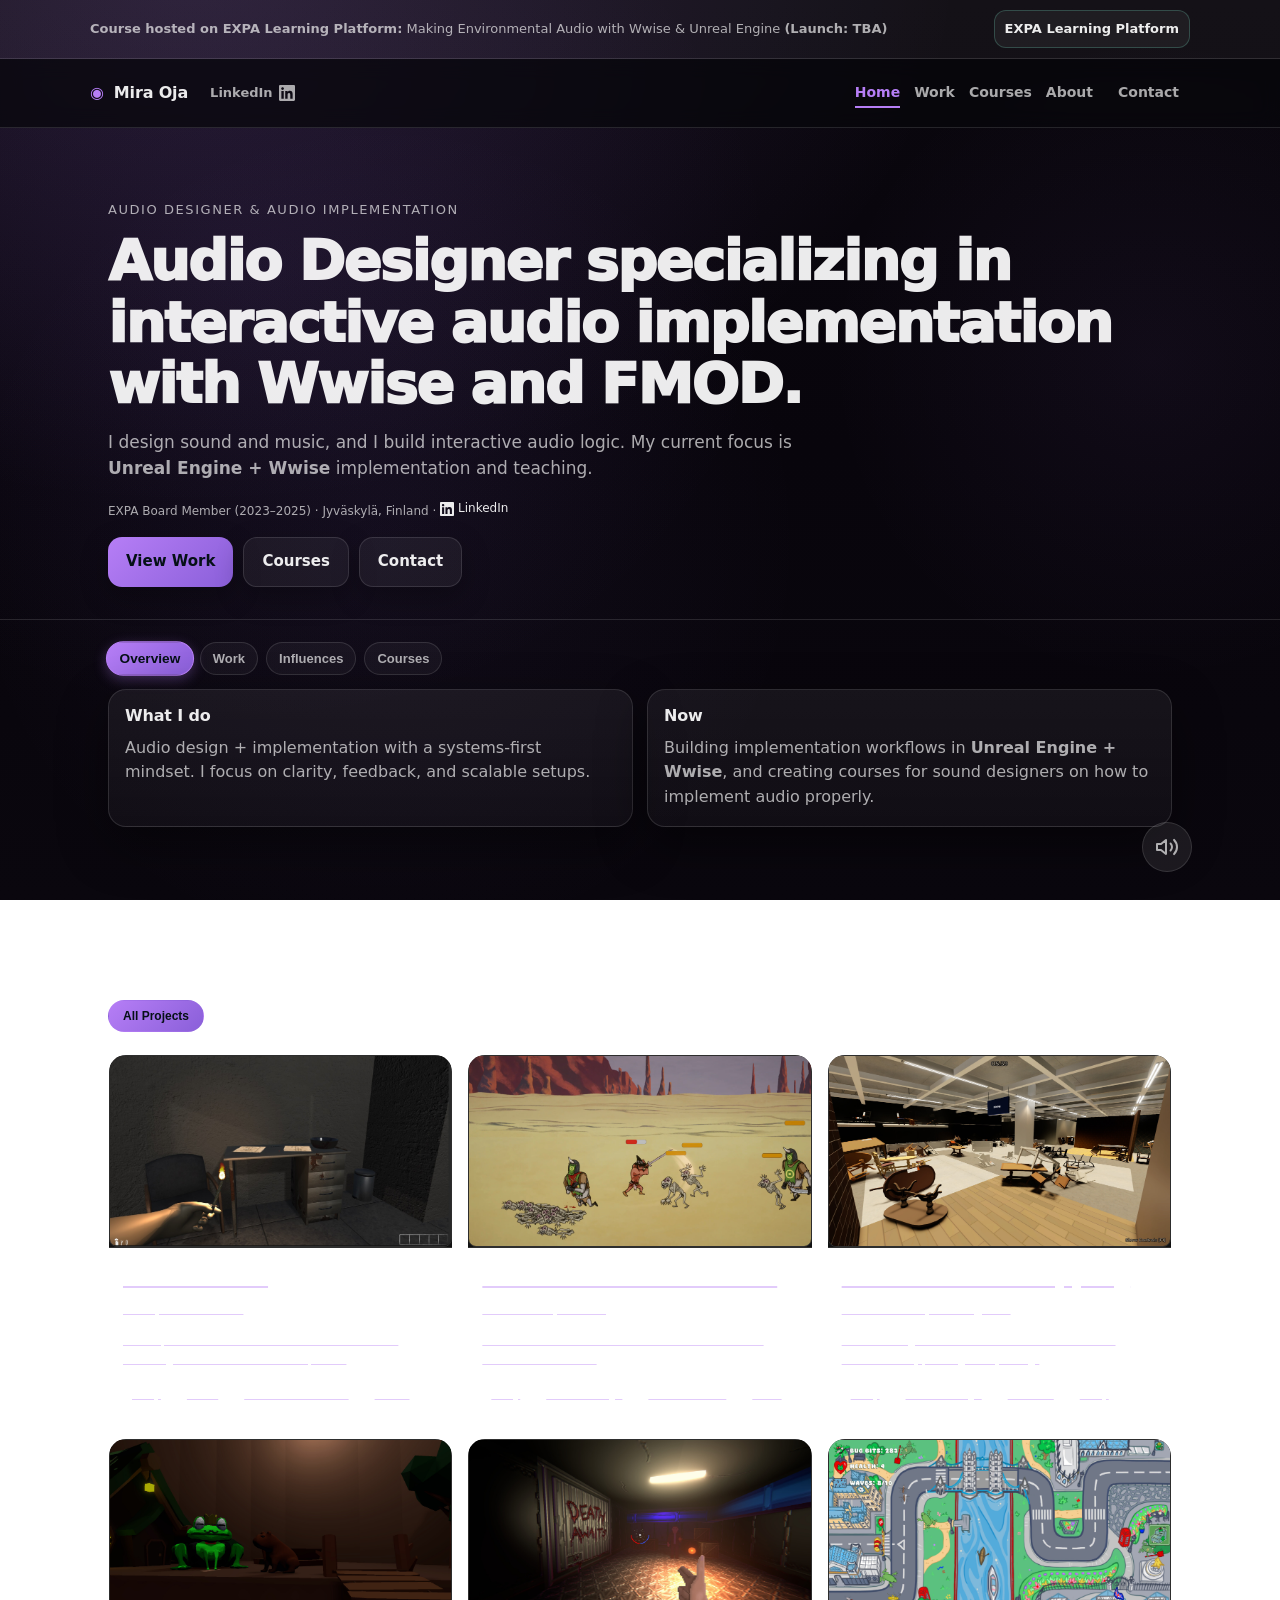
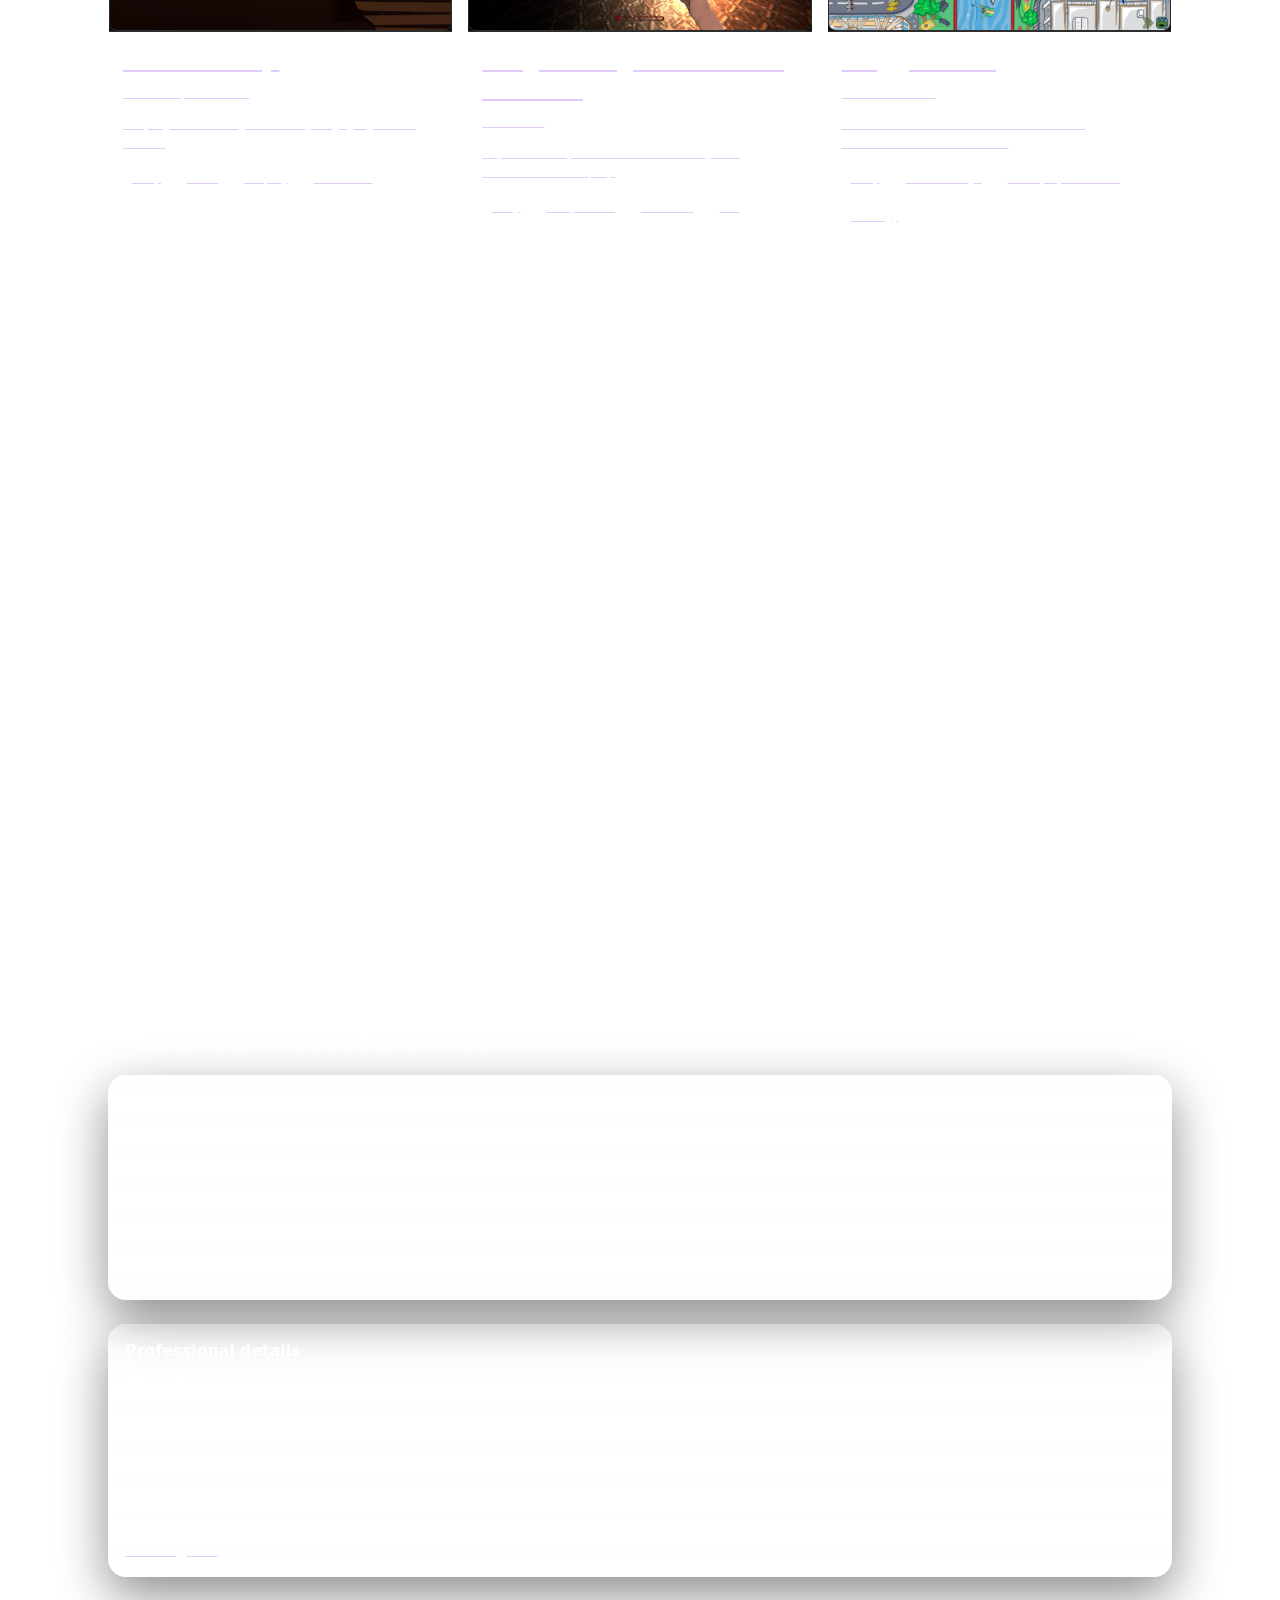
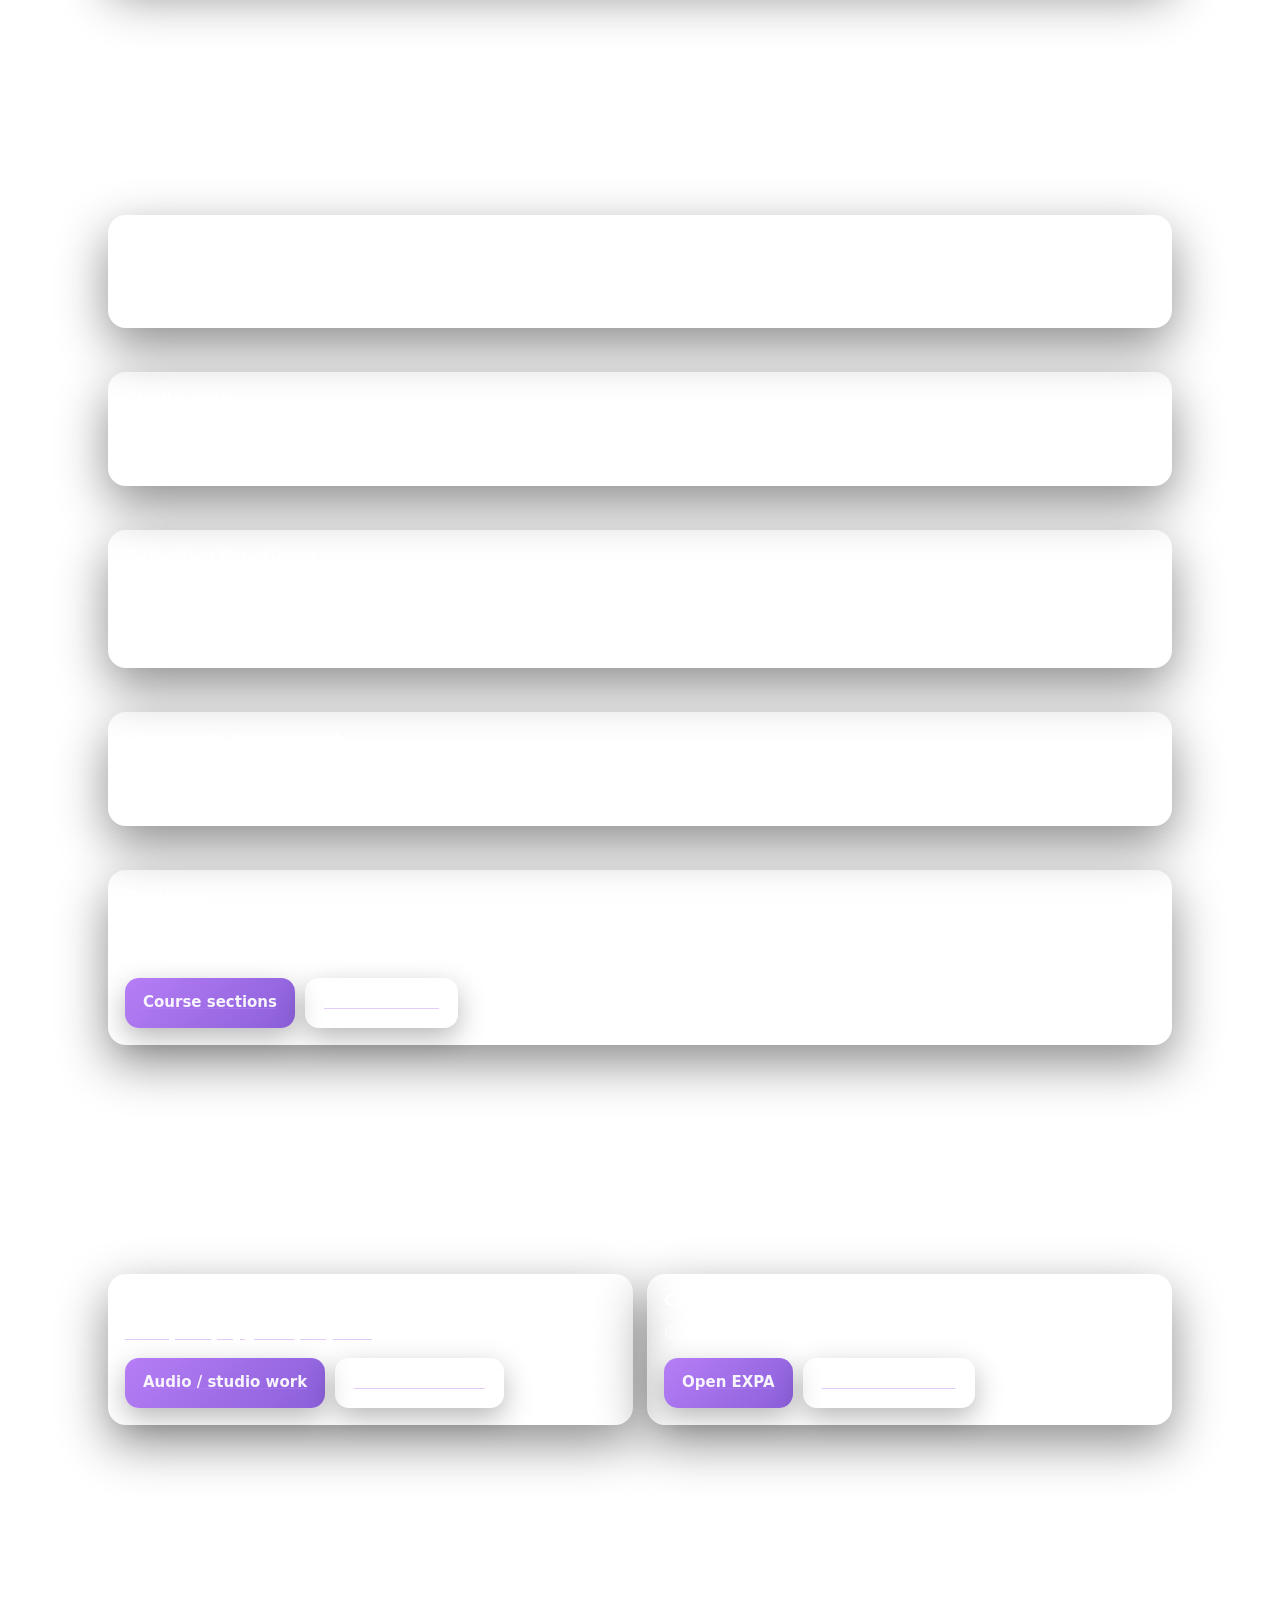
<file: index.html>
<!doctype html>
<html lang="en">
<head>
  <meta charset="utf-8" />
  <meta name="viewport" content="width=device-width, initial-scale=1" />
  <link rel="icon" type="image/x-icon" href="favicon.ico">
  <title>Mira Oja — Audio Designer & Audio Implementation</title>
  <meta name="description" content="Mira Oja — Audio Designer & Audio Implementation. School game projects on Steam (Unity) and current focus on Unreal + Wwise. Courses hosted on EXPA." />
  
  <!-- Open Graph / Social Media -->
  <meta property="og:type" content="website" />
  <meta property="og:title" content="Mira Oja — Audio Designer & Audio Implementation" />
  <meta property="og:description" content="Game audio designer specializing in Unreal Engine + Wwise implementation. Foley recording, ambient music composition, and interactive audio systems." />
  <meta property="og:image" content="https://yoursite.com/Assets/headers/header-13candles.jpg" />
  <meta name="twitter:card" content="summary_large_image" />
  <meta name="twitter:title" content="Mira Oja — Audio Designer" />
  <meta name="twitter:description" content="Game audio designer specializing in Unreal Engine + Wwise implementation." />
  
  <!-- Preload critical assets -->
  <link rel="preload" href="styles.css" as="style">
  
  <link rel="stylesheet" href="styles.css" />
  
  <!-- Schema.org structured data -->
  <script type="application/ld+json">
  {
    "@context": "https://schema.org",
    "@type": "Person",
    "name": "Mira Oja",
    "jobTitle": "Audio Designer & Audio Implementation",
    "description": "Game audio designer specializing in Unreal Engine + Wwise implementation, foley recording, and ambient music composition.",
    "url": "https://yoursite.com",
    "sameAs": [
      "https://www.linkedin.com/in/mira-oja-4071921bb/",
      "https://dreamlakes1.bandcamp.com",
      "https://www.expa.fi"
    ],
    "address": {
      "@type": "PostalAddress",
      "addressLocality": "Jyväskylä",
      "addressCountry": "Finland"
    },
    "alumniOf": {
      "@type": "EducationalOrganization",
      "name": "JAMK University of Applied Sciences"
    },
    "knowsAbout": [
      "Audio Design",
      "Audio Implementation",
      "Unreal Engine",
      "Wwise",
      "FMOD",
      "Unity",
      "Foley Recording",
      "Ambient Music Composition",
      "Game Audio"
    ]
  }
  </script>
</head>

<body id="top">
  <div class="scroll-progress"></div>
  <button class="back-to-top" aria-label="Back to top" title="Back to top">
    <svg width="20" height="20" viewBox="0 0 20 20" fill="none" xmlns="http://www.w3.org/2000/svg">
      <path d="M10 4L10 16M10 4L4 10M10 4L16 10" stroke="currentColor" stroke-width="2" stroke-linecap="round" stroke-linejoin="round"/>
    </svg>
  </button>
  <button class="audio-toggle" aria-label="Toggle ambient audio" title="Toggle ambient audio">
    <svg class="audio-icon audio-on" width="24" height="24" viewBox="0 0 24 24" fill="none" xmlns="http://www.w3.org/2000/svg">
      <path d="M11 5L6 9H2V15H6L11 19V5Z" stroke="currentColor" stroke-width="2" stroke-linecap="round" stroke-linejoin="round"/>
      <path d="M15.54 8.46C16.4774 9.39764 17.0039 10.6692 17.0039 11.995C17.0039 13.3208 16.4774 14.5924 15.54 15.53" stroke="currentColor" stroke-width="2" stroke-linecap="round" stroke-linejoin="round"/>
      <path d="M19.07 4.93C20.9447 6.80528 21.9979 9.34836 21.9979 12C21.9979 14.6516 20.9447 17.1947 19.07 19.07" stroke="currentColor" stroke-width="2" stroke-linecap="round" stroke-linejoin="round"/>
    </svg>
    <svg class="audio-icon audio-off" width="24" height="24" viewBox="0 0 24 24" fill="none" xmlns="http://www.w3.org/2000/svg" style="display:none;">
      <path d="M11 5L6 9H2V15H6L11 19V5Z" stroke="currentColor" stroke-width="2" stroke-linecap="round" stroke-linejoin="round"/>
      <line x1="23" y1="9" x2="17" y2="15" stroke="currentColor" stroke-width="2" stroke-linecap="round"/>
      <line x1="17" y1="9" x2="23" y2="15" stroke="currentColor" stroke-width="2" stroke-linecap="round"/>
    </svg>
    <div class="volume-slider">
      <input type="range" min="0" max="100" value="30" class="volume-control" aria-label="Volume control">
    </div>
  </button>
  <a class="skip-link" href="#main">Skip to content</a>

  <div class="announce">
    <div class="container announce-inner">
      <p>
        <strong>Course hosted on EXPA Learning Platform:</strong>
        Making Environmental Audio with Wwise & Unreal Engine <strong>(Launch: TBA)</strong>
      </p>
      <a class="announce-link" href="https://expa.learnworlds.com" target="_blank" rel="noopener">
        EXPA Learning Platform
      </a>
    </div>
  </div>

  <header class="site-header">
    <div class="container header-inner">
      <div class="brand-with-linkedin">
        <a class="brand" href="#top" aria-label="Home">
          <span class="brand-mark" aria-hidden="true">◉</span>
          <span class="brand-text">Mira Oja</span>
        </a>
        <a href="https://www.linkedin.com/in/mira-oja-4071921bb/" target="_blank" rel="noopener" class="header-linkedin" aria-label="LinkedIn Profile" title="LinkedIn Profile">
          LinkedIn
          <svg width="16" height="16" viewBox="0 0 24 24" fill="currentColor" xmlns="http://www.w3.org/2000/svg">
            <path d="M20.447 20.452h-3.554v-5.569c0-1.328-.027-3.037-1.852-3.037-1.853 0-2.136 1.445-2.136 2.939v5.667H9.351V9h3.414v1.561h.046c.477-.9 1.637-1.85 3.37-1.85 3.601 0 4.267 2.37 4.267 5.455v6.286zM5.337 7.433c-1.144 0-2.063-.926-2.063-2.065 0-1.138.92-2.063 2.063-2.063 1.14 0 2.064.925 2.064 2.063 0 1.139-.925 2.065-2.064 2.065zm1.782 13.019H3.555V9h3.564v11.452zM22.225 0H1.771C.792 0 0 .774 0 1.729v20.542C0 23.227.792 24 1.771 24h20.451C23.2 24 24 23.227 24 22.271V1.729C24 .774 23.2 0 22.222 0h.003z"/>
          </svg>
        </a>
      </div>
      <nav class="nav" aria-label="Primary">
        <a class="active" href="index.html">Home</a>
        <a href="work.html">Work</a>
        <a href="courses.html">Courses</a>
        <a href="about.html">About</a>
        <a class="nav-cta" href="contact.html">Contact</a>
      </nav>
    </div>
  </header>

  <main id="main">
    <section class="hero reveal">
      <div class="container">
        <p class="eyebrow">Audio Designer & Audio Implementation</p>
        <h1>Audio Designer specializing in interactive audio implementation with Wwise and FMOD.</h1>
        <p class="lede">
          I design sound and music, and I build interactive audio logic.
          My current focus is <strong>Unreal Engine + Wwise</strong> implementation and teaching.
        </p>

        <p class="small muted" style="margin:0 0 16px;">
          EXPA Board Member (2023–2025) · Jyväskylä, Finland ·
          <a href="https://www.linkedin.com/in/mira-oja-4071921bb/" target="_blank" rel="noopener" style="display:inline-flex;align-items:center;gap:4px;">
            <svg width="14" height="14" viewBox="0 0 24 24" fill="currentColor" xmlns="http://www.w3.org/2000/svg">
              <path d="M20.447 20.452h-3.554v-5.569c0-1.328-.027-3.037-1.852-3.037-1.853 0-2.136 1.445-2.136 2.939v5.667H9.351V9h3.414v1.561h.046c.477-.9 1.637-1.85 3.37-1.85 3.601 0 4.267 2.37 4.267 5.455v6.286zM5.337 7.433c-1.144 0-2.063-.926-2.063-2.065 0-1.138.92-2.063 2.063-2.063 1.14 0 2.064.925 2.064 2.063 0 1.139-.925 2.065-2.064 2.065zm1.782 13.019H3.555V9h3.564v11.452zM22.225 0H1.771C.792 0 0 .774 0 1.729v20.542C0 23.227.792 24 1.771 24h20.451C23.2 24 24 23.227 24 22.271V1.729C24 .774 23.2 0 22.222 0h.003z"/>
            </svg>
            LinkedIn
          </a>
        </p>

        <div class="hero-actions">
          <a class="button" href="work.html">View Work</a>
          <a class="button button-ghost" href="courses.html">Courses</a>
          <a class="button button-ghost" href="contact.html">Contact</a>
        </div>

        <!-- Removed hero highlight pills; moved to competencies on About page -->
      </div>
    </section>

    <!-- Tabs + Panels -->
    <section class="section-tight reveal" data-tabs data-default="panel-home-overview">
      <div class="container">
        <nav class="tabs" aria-label="Homepage sections">
          <button class="tab" data-panel="panel-home-overview" type="button">Overview</button>
          <button class="tab" data-panel="panel-home-work" type="button">Work</button>
          <button class="tab" data-panel="panel-home-influences" type="button">Influences</button>
          <button class="tab" data-panel="panel-home-courses" type="button">Courses</button>
        </nav>

        <div style="margin-top:14px;">
          <!-- Overview -->
          <div class="panel" id="panel-home-overview" hidden>
            <div class="grid grid-2">
              <div class="card">
                <h2 class="card-title">What I do</h2>
                <p class="muted">
                  Audio design + implementation with a systems-first mindset.
                  I focus on clarity, feedback, and scalable setups.
                </p>
              </div>

              <div class="card">
                <h2 class="card-title">Now</h2>
                <p class="muted">
                  Building implementation workflows in <strong>Unreal Engine + Wwise</strong>,
                  and creating courses for sound designers on how to implement audio properly.
                </p>
              </div>
            </div>
          </div>

          <!-- Work -->
          <div class="panel" id="panel-home-work" hidden>
            <div class="grid grid-3" data-stagger="90">
              <article class="work-card">
                <a class="work-card-link" href="https://store.steampowered.com/app/2200420/13_Candles/" target="_blank" rel="noopener">
                  <div class="thumb">
                    <img loading="lazy" src="Assets/headers/13-candles-header.jpg?v=2" alt="13 Candles – first-person horror game" width="1600" height="900">
                  </div>
                  <div class="work-card-body">
                    <h3>13 Candles</h3>
                    <p class="meta">Horror — music & environmental SFX</p>
                    <p class="muted small" style="margin:8px 0;">Audio team of 3 | 3-month project | Dark atmospheric soundscapes</p>
                    <p class="tags"><span>Unity</span><span>Music</span><span>Environmental SFX</span></p>
                  </div>
                </a>
              </article>

              <article class="work-card">
                <a class="work-card-link" href="https://store.steampowered.com/app/2700100/Last_Minute_Shopping/" target="_blank" rel="noopener">
                  <div class="thumb">
                    <img loading="lazy" src="Assets/headers/last-minute-shopping-header.jpg?v=2" alt="Last Minute Shopping – fast-paced first-person game" width="1600" height="900">
                  </div>
                  <div class="work-card-body">
                    <h3>Last Minute Shopping</h3>
                    <p class="meta">Chaotic first-person game — sound design & UI audio</p>
                    <p class="muted small" style="margin:8px 0;">Audio team of 2 | Fast-paced action audio | UI and feedback systems</p>
                    <p class="tags"><span>Unity</span><span>Sound Design</span><span>UI Audio</span></p>
                  </div>
                </a>
              </article>

              <article class="work-card">
                <a class="work-card-link" href="https://store.steampowered.com/app/2700120/Damaaz_the_Barbarian_Warlock/" target="_blank" rel="noopener">
                  <div class="thumb">
                    <img loading="lazy" src="Assets/headers/damaaz-header.jpg?v=2" alt="Damaaz the Barbarian – beat 'em up action game" width="1600" height="900">
                  </div>
                  <div class="work-card-body">
                    <h3>Damaaz the Barbarian</h3>
                    <p class="meta">Action — sound design & voice</p>
                    <p class="muted small" style="margin:8px 0;">Audio team of 3 | Combat audio systems | Voice acting & character sounds</p>
                    <p class="tags"><span>Unity</span><span>Combat Audio</span><span>Voice</span></p>
                  </div>
                </a>
              </article>
            </div>

            <div class="section-tight">
              <a class="button button-ghost" href="work.html">See all projects</a>
            </div>
          </div>

          <!-- Courses -->
          <div class="panel" id="panel-home-courses" hidden>
            <div class="section-head" style="margin-top:10px;">
              <h2>Courses (hosted on EXPA)</h2>
              <p>Course delivery is handled through EXPA. This site provides syllabus and updates.</p>
            </div>

            <div class="grid grid-2">
              <div class="card">
                <h2 class="card-title">Environmental Audio (Wwise + Unreal)</h2>
                <p class="muted">Environmental implementation systems. Launch: TBA.</p>
                <div class="hero-actions" style="margin-top:12px;">
                  <a class="button" href="https://expa.learnworlds.com/courses" target="_blank" rel="noopener">View on EXPA</a>
                  <a class="button button-ghost" href="course_enviromental_audio.html">Syllabus</a>
                </div>
              </div>

              <div class="card">
                <h2 class="card-title">MetaSound for Game Audio</h2>
                <p class="muted">Planned MetaSound course. Launch: TBA.</p>
                <div class="hero-actions" style="margin-top:12px;">
                  <a class="button" href="https://expa.learnworlds.com/courses" target="_blank" rel="noopener">View on EXPA</a>
                  <a class="button button-ghost" href="course-metasound.html">Details</a>
                </div>
              </div>
            </div>

            <div class="section-tight">
              <a class="button button-ghost" href="courses.html">All courses</a>
            </div>
          </div>

          <!-- Influences -->
          <div class="panel" id="panel-home-influences" hidden>
            <div class="grid grid-2">
              <div class="card">
                <h2 class="card-title">Favorite Games</h2>
                <ul class="bullets">
                  <li>Skyrim</li>
                  <li>Path of Exile 1 & 2</li>
                </ul>
              </div>
              <div class="card">
                <h2 class="card-title">Music Inspirations</h2>
                <ul class="bullets">
                  <li>Lustmord</li>
                  <li>Apochryos</li>
                  <li>Atrium Carceri</li>
                </ul>
              </div>
            </div>
          </div>

        </div>
      </div>
    </section>

    <!-- Work (full section) -->
    <section id="work" class="section reveal anchor-target">
      <div class="container">
        <div class="section-head">
          <h2>Work</h2>
          <p>School game projects released on Steam. Developed in <strong>Unity</strong>.</p>
        </div>

        <!-- Project filter -->
        <div class="filter-row" role="toolbar" aria-label="Filter projects by genre">
          <button class="filter-pill active" data-filter="all">All Projects</button>
          <button class="filter-pill" data-filter="horror">Horror</button>
          <button class="filter-pill" data-filter="action">Action</button>
          <button class="filter-pill" data-filter="shooter">Shooter</button>
          <button class="filter-pill" data-filter="platformer">Platformer</button>
        </div>

        <div class="grid grid-3" data-stagger="90">
          <article class="work-card" data-category="horror">
            <a class="work-card-link" href="https://store.steampowered.com/app/2200420/13_Candles/" target="_blank" rel="noopener">
              <div class="thumb"><img loading="lazy" src="Assets/work/13-candles-gameplay.jpg" alt="13 Candles gameplay screenshot showing first-person horror environment" width="800" height="600"></div>
              <div class="work-card-body">
                <h3>13 Candles</h3>
                <p class="meta">First-person horror</p>
                <p class="muted small">Music plus environmental and interaction SFX focusing on tension and atmosphere.</p>
                <p class="tags"><span>Unity</span><span>Music</span><span>Environmental SFX</span><span>Horror</span></p>
              </div>
            </a>
          </article>

          <article class="work-card" data-category="action">
            <a class="work-card-link" href="https://store.steampowered.com/app/2700120/Damaaz_the_Barbarian_Warlock/" target="_blank" rel="noopener">
              <div class="thumb"><img loading="lazy" src="Assets/work/damaaz-gameplay.jpg" alt="Damaaz the Barbarian gameplay screenshot showing beat 'em up combat" width="800" height="600"></div>
              <div class="work-card-body">
                <h3>Damaaz the Barbarian</h3>
                <p class="meta">Beat ’em up action</p>
                <p class="muted small">Combat, abilities, environmental SFX, and NPC voice coordination.</p>
                <p class="tags"><span>Unity</span><span>Sound Design</span><span>Combat Audio</span><span>Voice</span></p>
              </div>
            </a>
          </article>

          <article class="work-card" data-category="action">
            <a class="work-card-link" href="https://store.steampowered.com/app/2700100/Last_Minute_Shopping/" target="_blank" rel="noopener">
              <div class="thumb"><img loading="lazy" src="Assets/work/last-minute-shopping-gameplay.jpg" alt="Last Minute Shopping gameplay screenshot showing fast-paced first-person gameplay" width="800" height="600"></div>
              <div class="work-card-body">
                <h3>Last Minute Shopping</h3>
                <p class="meta">Chaotic first-person game</p>
                <p class="muted small">Sound design for actions, interactions, and UI feedback supporting fast pacing.</p>
                <p class="tags"><span>Unity</span><span>Sound Design</span><span>UI Audio</span><span>Foley</span></p>
              </div>
            </a>
          </article>

          <article class="work-card" data-category="platformer">
            <a class="work-card-link" href="https://store.steampowered.com/app/2200470/Ok_I_Pull_Up/" target="_blank" rel="noopener">
              <div class="thumb"><img loading="lazy" src="Assets/work/ok-I-pull-up-gameplay.jpg?v=3" alt="OK I Pull Up gameplay screenshot showing 3D platforming" width="800" height="600"></div>
              <div class="work-card-body">
                <h3>OK I Pull Up</h3>
                <p class="meta">Hard 3D platformer</p>
                <p class="muted small">Looping music designed to stay engaging across retries.</p>
                <p class="tags"><span>Unity</span><span>Music</span><span>Looping</span><span>Game Feel</span></p>
              </div>
            </a>
          </article>

          <article class="work-card" data-category="shooter">
            <a class="work-card-link" href="https://store.steampowered.com/app/2200380/Fingerbang_All_Bullets_Pointin/" target="_blank" rel="noopener">
              <div class="thumb"><img loading="lazy" src="Assets/work/fingerbang-gameplay.jpg" alt="Fingerbang gameplay screenshot showing retro FPS combat" width="800" height="600"></div>
              <div class="work-card-body">
                <h3>Fingerbang: All Bullets Pointin'</h3>
                <p class="meta">Retro FPS</p>
                <p class="muted small">Impactful weapon SFX with readability and feedback for fast play.</p>
                <p class="tags"><span>Unity</span><span>Weapon SFX</span><span>Feedback</span><span>FPS</span></p>
              </div>
            </a>
          </article>

          <article class="work-card" data-category="action">
            <a class="work-card-link" href="https://store.steampowered.com/app/2700080/Bugger_Off/" target="_blank" rel="noopener">
              <div class="thumb"><img loading="lazy" src="Assets/work/bugger-off-gameplay.jpg" alt="Bugger Off gameplay screenshot showing tower defense action and enemies" width="800" height="600"></div>
              <div class="work-card-body">
                <h3>Bugger Off!</h3>
                <p class="meta">Tower defense</p>
                <p class="muted small">Clear feedback for enemies, towers, and interactions in a dense mix.</p>
                <p class="tags"><span>Unity</span><span>Sound Design</span><span>Gameplay Feedback</span><span>Strategy</span></p>
              </div>
            </a>
          </article>
        </div>
      </div>
    </section>

    <!-- Courses (full section) -->
    <section id="courses" class="section reveal anchor-target">
      <div class="container">
        <div class="section-head">
          <h2>Courses</h2>
          <p>Implementation-focused training hosted on <strong>EXPA</strong>.</p>
        </div>

        <div class="grid grid-2" data-stagger="90">
          <article class="card">
            <h3 class="card-title">Making Environmental Audio with Wwise & Unreal Engine</h3>
            <p class="muted">Systems-first environmental implementation (footsteps, ambience, interiors, caves).</p>
            <div class="hero-actions" style="margin-top:12px;">
              <a class="button" href="https://expa.learnworlds.com/courses" target="_blank" rel="noopener">View on EXPA</a>
              <a class="button button-ghost" href="course_enviromental_audio.html">Syllabus</a>
            </div>
          </article>

          <article class="card">
            <h3 class="card-title">MetaSound for Game Audio</h3>
            <p class="muted">Planned course on practical MetaSound workflows for interactive/procedural audio.</p>
            <div class="hero-actions" style="margin-top:12px;">
              <a class="button" href="https://expa.learnworlds.com/courses" target="_blank" rel="noopener">View on EXPA</a>
              <a class="button button-ghost" href="course-metasound.html">Details</a>
            </div>
          </article>
        </div>

        <section class="section-tight">
          <div class="card">
            <h3 class="card-title">Course updates</h3>
            <p class="muted">Email is currently used for updates and early access.</p>
            <div class="hero-actions" style="margin-top:12px;">
              <a class="button" href="#contact">Contact</a>
              <a class="button button-ghost" href="https://expa.learnworlds.com" target="_blank" rel="noopener">Open EXPA platform</a>
            </div>
          </div>
        </section>
      </div>
    </section>

    <!-- About (full section) -->
    <section id="about" class="section reveal anchor-target">
      <div class="container">
        <div class="section-head">
          <h2>About</h2>
          <p>I’m an <strong>Audio Designer</strong> focused on <strong>audio implementation</strong> and interactive systems. Current specialization: <strong>Unreal Engine + Wwise</strong>.</p>
        </div>
        <!-- Audio Samples Section -->
        <section class="card" style="margin-bottom:24px;">
          <h3 class="card-title">Audio Samples</h3>
          <p class="muted" style="margin-bottom:16px;">Listen to my latest ambient album "Cloudspaces" on Bandcamp.</p>
          
          <div style="display:grid; gap:16px;">
            <iframe style="border: 0; width: 100%; height: 120px;" src="https://bandcamp.com/EmbeddedPlayer/album=3665926942/size=large/bgcol=0b0810/linkcol=b67ef6/tracklist=false/artwork=small/transparent=true/" seamless><a href="https://dreamlakes1.bandcamp.com/album/cloudspaces">Cloudspaces by Dream Lakes</a></iframe>
          </div>
        </section>
        <section class="card" style="margin-bottom:24px;">
          <h3 class="card-title">Professional details</h3>
          <p class="muted">
            <strong>Mira Oja</strong><br>
            Audio Designer & Audio Implementation<br>
            EXPA Board Member (2023–2025), continuing voluntary work<br>
            Jyväskylä, Finland<br>
            <em>Available for freelance and contract work</em>
          </p>
          <p class="muted" style="margin-top:12px;">
            <strong>Education:</strong> JAMK University of Applied Sciences, Game Development
          </p>
          <p class="muted small" style="margin-top:8px;">
            <a href="https://www.linkedin.com/in/mira-oja-4071921bb/" target="_blank" rel="noopener">LinkedIn</a>
            ·
            <a href="https://www.expa.fi" target="_blank" rel="noopener">EXPA</a>
          </p>
        </section>

        <div class="grid grid-2" data-stagger="90">
          <div class="card">
            <h3 class="card-title">Core Competencies</h3>
            <ul class="bullets">
              <li>Foley sound recording and design</li>
              <li>Ambient music composition</li>
              <li>Electronic music production</li>
              <li>Collaborative audio team experience</li>
            </ul>
          </div>
        </div>

        <section class="section-tight">
          <div class="card">            <h3 class="card-title">Audio Philosophy</h3>
            <p class="muted">Specializing in ambient music across diverse styles—from calming soundscapes to dark, atmospheric compositions. Creating immersive audio experiences that enhance mood and narrative depth.</p>
          </div>
        </section>

        <section class="section-tight">
          <div class="card">
            <h3 class="card-title">Studio work</h3>
            <p class="muted">Developing a game in Godot with a dedicated team of 4. Establishing a game studio to support our project. Expanding audio expertise through FMOD implementation. More details coming soon.</p>
          </div>
        </section>

        <section class="section-tight">
          <div class="card">
            <h3 class="card-title">Game Jam Experience</h3>
            <p class="muted">Participated in <strong>12 different game jams</strong> over the years, including Finnish Game Jam (FGJ), HKI Pride Game Jam, and Spaceship Game Jam with ESA. Often provided music and sound design for multiple projects within the same jam, collaborating across diverse teams and genres. Part of the organizing team for Finnish Game Jam.</p>
          </div>
        </section>

        <section class="section-tight">
          <div class="card">            <h3 class="card-title">Community Involvement</h3>
            <p class="muted">Hosting monthly board game events for EXPA, bringing together local game enthusiasts and developers for casual play and networking.</p>
          </div>
        </section>

        <section class="section-tight">
          <div class="card">            <h3 class="card-title">Teaching</h3>
            <p class="muted">Developing practical courses for audio professionals and sound designers. Current focus: Wwise and Unreal Engine implementation. Upcoming: MetaSound fundamentals. Hosted on EXPA Learning Platform.</p>
            <div class="hero-actions" style="margin-top:12px;">
              <a class="button" href="#courses">Course sections</a>
              <a class="button button-ghost" href="https://expa.learnworlds.com/courses" target="_blank" rel="noopener">View on EXPA</a>
            </div>
          </div>
        </section>
      </div>
    </section>

    <!-- Contact (full section) -->
    <section id="contact" class="section reveal anchor-target">
      <div class="container">
        <div class="section-head">
          <h2>Contact</h2>
          <p>For audio work, collaboration, or course-related inquiries.</p>
        </div>

        <div class="grid grid-2" data-stagger="90">
          <section class="card">
            <h3 class="card-title">Email</h3>
            <p class="muted">
              <a href="mailto:miraoja84@gmail.com?subject=Audio%20Inquiry">miraoja84 [at] gmail [dot] com</a>
            </p>
            <div class="hero-actions" style="margin-top:12px;">
              <a class="button" href="mailto:miraoja84@gmail.com?subject=Audio%20Work%20Inquiry">Audio / studio work</a>
              <a class="button button-ghost" href="mailto:miraoja84@gmail.com?subject=Course%20Interest">Course interest</a>
            </div>
          </section>

          <section class="card">
            <h3 class="card-title">Courses</h3>
            <p class="muted">Course delivery is hosted on the EXPA Learning Platform.</p>
            <div class="hero-actions" style="margin-top:12px;">
              <a class="button" href="https://expa.learnworlds.com/courses" target="_blank" rel="noopener">Open EXPA</a>
              <a class="button button-ghost" href="#courses">Course sections</a>
            </div>
          </section>
        </div>
      </div>
    </section>
  </main>

  <footer class="site-footer">
    <div class="container footer-inner">
      <div class="footer-col">
        <h4>Contact</h4>
        <ul class="footer-links">
          <li><a href="#contact">Email me</a></li>
          <li><a href="https://linkedin.com/in/mira-oja" target="_blank" rel="noopener">LinkedIn</a></li>
        </ul>
      </div>
      <div class="footer-col">
        <h4>Learn</h4>
        <ul class="footer-links">
          <li><a href="#courses">Courses</a></li>
          <li><a href="https://expa.learnworlds.com" target="_blank" rel="noopener">EXPA Learning</a></li>
        </ul>
      </div>
      <div class="footer-col">
        <h4>Also</h4>
        <ul class="footer-links">
          <li><a href="#work">Portfolio</a></li>
          <li><a href="#about">About</a></li>
        </ul>
      </div>
    </div>
    <div class="footer-bottom">
      <p class="small muted">© 2026 Mira Oja. Audio design, implementation, teaching.</p>
    </div>
  </footer>

  <script src="tabs.js?v=4" defer></script>
  <script>
    // Fade-in on scroll for elements with .reveal + stagger support
    (() => {
      const prefersReduce = window.matchMedia('(prefers-reduced-motion: reduce)').matches;
      if (prefersReduce) return;
      // Auto-assign stagger delays to children of containers with data-stagger
      document.querySelectorAll('[data-stagger]').forEach((container) => {
        const step = Number(container.dataset.stagger) || 80;
        Array.from(container.children).forEach((child, idx) => {
          child.classList.add('reveal');
          child.style.setProperty('--reveal-delay', `${idx * step}ms`);
        });
      });

      const items = document.querySelectorAll('.reveal');
      if (!items.length) return;
      const observer = new IntersectionObserver((entries) => {
        entries.forEach((entry) => {
          if (entry.isIntersecting) {
            entry.target.classList.add('visible');
            observer.unobserve(entry.target);
          }
        });
      }, { threshold: 0.2 });
      items.forEach((el) => observer.observe(el));
    })();

    // Scroll progress indicator
    (() => {
      const progressBar = document.querySelector('.scroll-progress');
      if (!progressBar) return;
      const updateProgress = () => {
        const scrollHeight = document.documentElement.scrollHeight - window.innerHeight;
        const scrolled = scrollHeight > 0 ? (window.scrollY / scrollHeight) * 100 : 0;
        progressBar.style.transform = `scaleX(${scrolled / 100})`;
      };
      window.addEventListener('scroll', updateProgress, { passive: true });
    })();

    // Back to top button
    (() => {
      const backToTop = document.querySelector('.back-to-top');
      if (!backToTop) return;
      
      const toggleButton = () => {
        if (window.scrollY > 300) {
          backToTop.classList.add('visible');
        } else {
          backToTop.classList.remove('visible');
        }
      };
      
      backToTop.addEventListener('click', () => {
        window.scrollTo({ top: 0, behavior: 'smooth' });
      });
      
      window.addEventListener('scroll', toggleButton, { passive: true });
      toggleButton();
    })();

    // Ambient audio toggle
    (() => {
      const audioToggle = document.querySelector('.audio-toggle');
      const volumeSlider = document.querySelector('.volume-control');
      if (!audioToggle || !volumeSlider) return;
      
      // Create audio element with "Empty Space" track
      const ambientAudio = new Audio();
      ambientAudio.src = 'Assets/audio/Dream Lakes - Empty Space.mp3'; // Ambient track: Dream Lakes - Empty Space
      ambientAudio.loop = true;
      ambientAudio.volume = 0.3; // 30% volume for subtle background
      
      let isPlaying = false;
      
      const iconOn = audioToggle.querySelector('.audio-on');
      const iconOff = audioToggle.querySelector('.audio-off');
      
      // Volume slider control
      volumeSlider.addEventListener('input', (e) => {
        ambientAudio.volume = e.target.value / 100;
      });
      
      // Prevent button click when interacting with slider
      volumeSlider.addEventListener('click', (e) => {
        e.stopPropagation();
      });
      
      audioToggle.addEventListener('click', () => {
        if (isPlaying) {
          ambientAudio.pause();
          audioToggle.classList.remove('playing');
          iconOn.style.display = 'none';
          iconOff.style.display = 'block';
          audioToggle.setAttribute('aria-label', 'Play ambient audio');
        } else {
          ambientAudio.play().catch(err => console.log('Audio play failed:', err));
          audioToggle.classList.add('playing');
          iconOn.style.display = 'block';
          iconOff.style.display = 'none';
          audioToggle.setAttribute('aria-label', 'Pause ambient audio');
        }
        isPlaying = !isPlaying;
      });
      
      // Keyboard shortcuts for audio control
      document.addEventListener('keydown', (e) => {
        // Space bar to toggle play/pause
        if (e.code === 'Space' && e.target.tagName !== 'INPUT' && e.target.tagName !== 'TEXTAREA') {
          e.preventDefault();
          audioToggle.click();
        }
        // Escape to stop audio
        if (e.code === 'Escape' && isPlaying) {
          audioToggle.click();
        }
      });
    })();
    
    // Analytics placeholder
    // Add your analytics code here (Google Analytics, Plausible, etc.)
    // Example for Google Analytics:
    // window.dataLayer = window.dataLayer || [];
    // function gtag(){dataLayer.push(arguments);}
    // gtag('js', new Date());
    // gtag('config', 'YOUR-GA-ID');
    
    // Project filtering (limit to Work section buttons)
    (() => {
      const filterButtons = document.querySelectorAll('#work .filter-pill[data-filter]');
      const workCards = document.querySelectorAll('#work .work-card');
      
      if (!filterButtons.length || !workCards.length) return;
      
      filterButtons.forEach(button => {
        button.addEventListener('click', () => {
          const filter = button.dataset.filter;
          if (!filter) return; // safety: ignore non-work pills
          
          // Update active button
          filterButtons.forEach(btn => btn.classList.remove('active'));
          button.classList.add('active');
          
          // Filter cards with animation
          workCards.forEach((card, index) => {
            const category = card.dataset.category;
            const shouldShow = filter === 'all' || category === filter;
            
            if (shouldShow) {
              card.style.display = 'block';
              setTimeout(() => {
                card.style.opacity = '1';
                card.style.transform = 'scale(1)';
              }, index * 50);
            } else {
              card.style.opacity = '0';
              card.style.transform = 'scale(0.9)';
              setTimeout(() => {
                card.style.display = 'none';
              }, 300);
            }
          });
        });
      });
    })();

    // Hero pills removed (moved to competencies on About)
  </script>

</body>
</html>
</file>
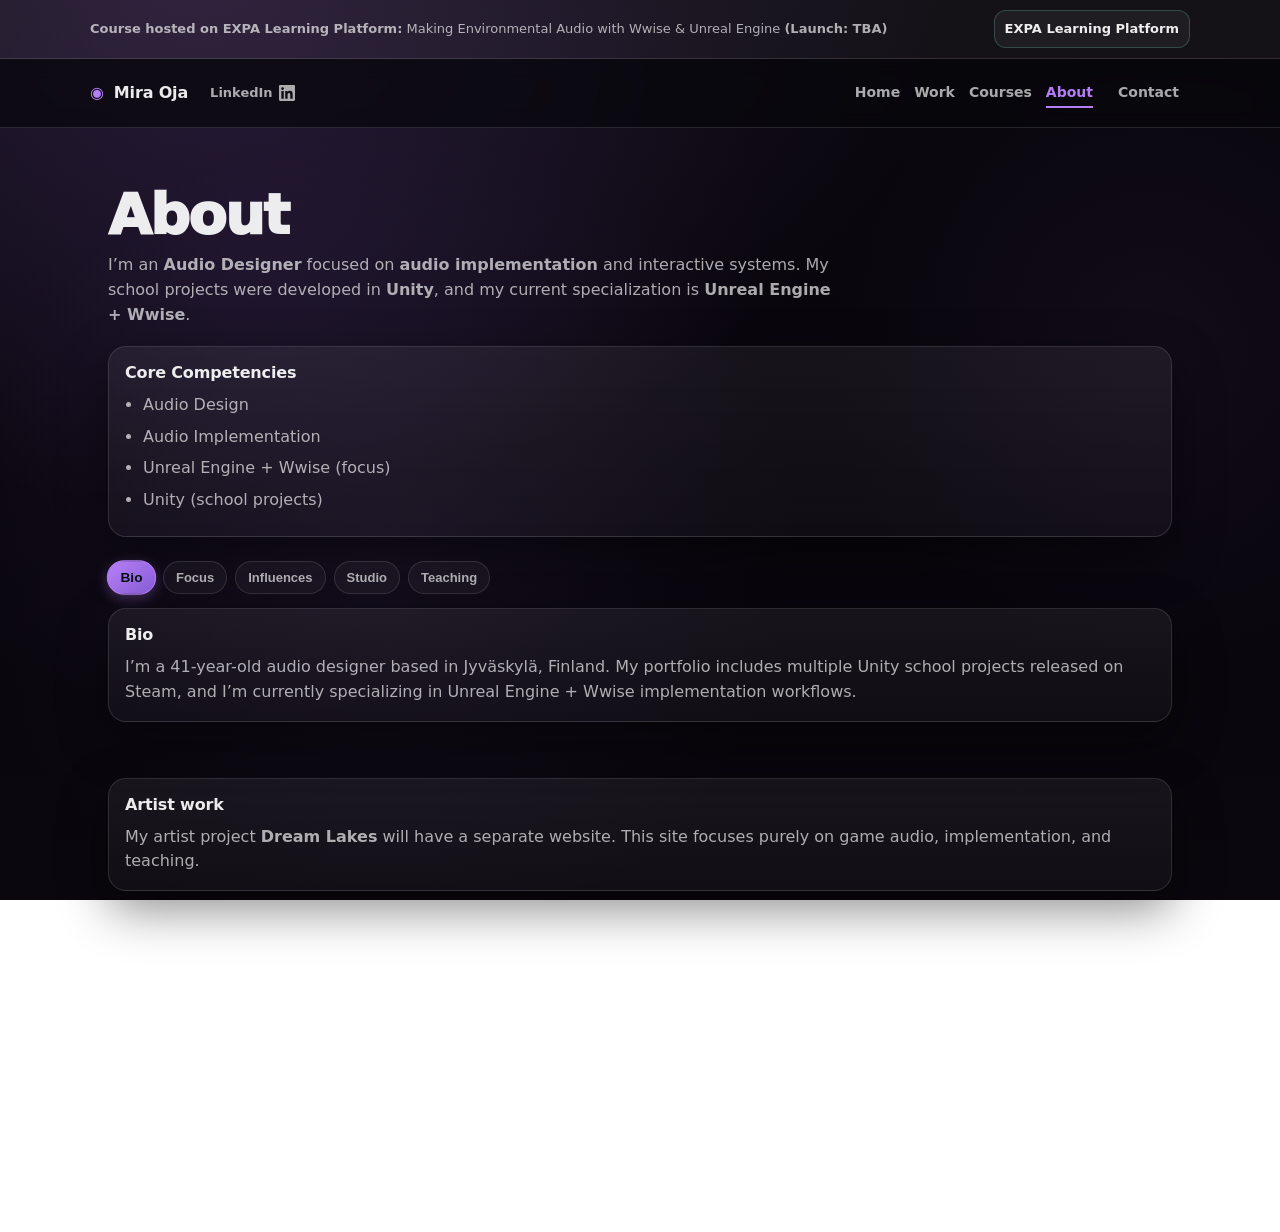
<file: about.html>
<!doctype html>
<html lang="en">
<head>
  <meta charset="utf-8" />
  <meta name="viewport" content="width=device-width, initial-scale=1" />
  <link rel="icon" type="image/x-icon" href="favicon.ico">
  <title>About — Mira Oja</title>
  <meta name="description" content="About Mira Oja — Audio Designer & Audio Implementation. Unity projects on Steam and current focus on Unreal + Wwise. EXPA Board Member 2023–2025." />
  <link rel="stylesheet" href="styles.css" />
</head>

<body>
  <div class="scroll-progress"></div>
  <a class="skip-link" href="#main">Skip to content</a>

  <div class="announce">
    <div class="container announce-inner">
      <p>
        <strong>Course hosted on EXPA Learning Platform:</strong>
        Making Environmental Audio with Wwise & Unreal Engine <strong>(Launch: TBA)</strong>
      </p>
      <a class="announce-link" href="https://expa.learnworlds.com" target="_blank" rel="noopener">
        EXPA Learning Platform
      </a>
    </div>
  </div>

  <header class="site-header">
    <div class="container header-inner">
      <div class="brand-with-linkedin">
        <a class="brand" href="index.html" aria-label="Home">
          <span class="brand-mark" aria-hidden="true">◉</span>
          <span class="brand-text">Mira Oja</span>
        </a>
        <a href="https://www.linkedin.com/in/mira-oja-4071921bb/" target="_blank" rel="noopener" class="header-linkedin" aria-label="LinkedIn Profile" title="LinkedIn Profile">
          LinkedIn
          <svg width="16" height="16" viewBox="0 0 24 24" fill="currentColor" xmlns="http://www.w3.org/2000/svg">
            <path d="M20.447 20.452h-3.554v-5.569c0-1.328-.027-3.037-1.852-3.037-1.853 0-2.136 1.445-2.136 2.939v5.667H9.351V9h3.414v1.561h.046c.477-.9 1.637-1.85 3.37-1.85 3.601 0 4.267 2.37 4.267 5.455v6.286zM5.337 7.433c-1.144 0-2.063-.926-2.063-2.065 0-1.138.92-2.063 2.063-2.063 1.14 0 2.064.925 2.064 2.063 0 1.139-.925 2.065-2.064 2.065zm1.782 13.019H3.555V9h3.564v11.452zM22.225 0H1.771C.792 0 0 .774 0 1.729v20.542C0 23.227.792 24 1.771 24h20.451C23.2 24 24 23.227 24 22.271V1.729C24 .774 23.2 0 22.222 0h.003z"/>
          </svg>
        </a>
      </div>
      <nav class="nav" aria-label="Primary">
        <a href="index.html">Home</a>
        <a href="work.html">Work</a>
        <a href="courses.html">Courses</a>
        <a class="active" href="about.html">About</a>
        <a class="nav-cta" href="contact.html">Contact</a>
      </nav>
    </div>
  </header>

  <main id="main" class="section reveal">
    <div class="container">
      <div class="section-head">
        <h1>About</h1>
        <p>
          I’m an <strong>Audio Designer</strong> focused on <strong>audio implementation</strong> and interactive systems.
          My school projects were developed in <strong>Unity</strong>, and my current specialization is
          <strong>Unreal Engine + Wwise</strong>.
        </p>
      </div>

      <section class="card" style="margin-bottom:24px;">
        <h2 class="card-title">Core Competencies</h2>
        <ul class="bullets">
          <li>Audio Design</li>
          <li>Audio Implementation</li>
          <li>Unreal Engine + Wwise (focus)</li>
          <li>Unity (school projects)</li>
        </ul>
      </section>

      <section data-tabs data-default="panel-about-bio">
        <nav class="tabs" aria-label="About sections">
          <button class="tab" data-panel="panel-about-bio" type="button">Bio</button>
          <button class="tab" data-panel="panel-about-focus" type="button">Focus</button>
          <button class="tab" data-panel="panel-about-influences" type="button">Influences</button>
          <button class="tab" data-panel="panel-about-studio" type="button">Studio</button>
          <button class="tab" data-panel="panel-about-teaching" type="button">Teaching</button>
        </nav>

        <div style="margin-top:14px;">
          <div class="panel" id="panel-about-bio" hidden>
            <div class="card">
              <h2 class="card-title">Bio</h2>
              <p class="muted">
                I’m a 41-year-old audio designer based in Jyväskylä, Finland. My portfolio includes multiple Unity school projects
                released on Steam, and I’m currently specializing in Unreal Engine + Wwise implementation workflows.
              </p>
            </div>
          </div>

          <div class="panel" id="panel-about-focus" hidden>
            <div class="grid grid-2">
              <div class="card">
                <h2 class="card-title">How I work</h2>
                <ul class="bullets">
                  <li>Readability-first sound design and feedback</li>
                  <li>Systems thinking over one-off triggers</li>
                  <li>Maintainability and debugging mindset</li>
                  <li>Performance-aware decisions</li>
                </ul>
              </div>
              <div class="card">
                <h2 class="card-title">Tool focus</h2>
                <ul class="bullets">
                  <li>Unreal Engine + Wwise (primary focus)</li>
                  <li>Unity (school projects)</li>
                  <li>Planning a MetaSound course next</li>
                </ul>
              </div>
            </div>
          </div>

          <div class="panel" id="panel-about-influences" hidden>
            <div class="grid grid-2">
              <div class="card">
                <h2 class="card-title">Favorite Games</h2>
                <ul class="bullets">
                  <li>Skyrim</li>
                  <li>Path of Exile 1 & 2</li>
                </ul>
              </div>
              <div class="card">
                <h2 class="card-title">Music Inspirations</h2>
                <ul class="bullets">
                  <li>Lustmord</li>
                  <li>Apochryos</li>
                  <li>Atrium Carceri</li>
                </ul>
              </div>
            </div>
          </div>
          <div class="panel" id="panel-about-studio" hidden>
            <div class="card">
              <h2 class="card-title">Studio work</h2>
              <p class="muted">
                I’m starting my own game company with a small group of friends. The goal is to build games where systems and
                gameplay are supported by clear, scalable audio design and implementation.
              </p>
            </div>
          </div>

          <div class="panel" id="panel-about-teaching" hidden>
            <div class="card">
              <h2 class="card-title">Teaching</h2>
              <p class="muted">
                I’m creating implementation-focused courses for sound designers, starting with Wwise + Unreal Engine, and later expanding into MetaSound.
                The focus is learning how to build maintainable audio systems — not just triggering sounds.
              </p>
              <div class="hero-actions" style="margin-top:12px;">
                <a class="button" href="courses.html">Course pages</a>
                <a class="button button-ghost" href="https://expa.learnworlds.com/courses" target="_blank" rel="noopener">View on EXPA</a>
              </div>
            </div>
          </div>
        </div>
      </section>

      <section class="section">
        <div class="card">
          <h2 class="card-title">Artist work</h2>
          <p class="muted">
            My artist project <strong>Dream Lakes</strong> will have a separate website.
            This site focuses purely on game audio, implementation, and teaching.
          </p>
        </div>
      </section>

    </div>
  </main>

  <footer class="site-footer">
    <div class="container footer-inner">
      <div class="footer-col">
        <h4>Contact</h4>
        <ul class="footer-links">
          <li><a href="contact.html">Email me</a></li>
          <li><a href="https://linkedin.com/in/mira-oja" target="_blank" rel="noopener">LinkedIn</a></li>
        </ul>
      </div>
      <div class="footer-col">
        <h4>Learn</h4>
        <ul class="footer-links">
          <li><a href="courses.html">Courses</a></li>
          <li><a href="https://expa.learnworlds.com" target="_blank" rel="noopener">EXPA Learning</a></li>
        </ul>
      </div>
      <div class="footer-col">
        <h4>Also</h4>
        <ul class="footer-links">
          <li><a href="work.html">Portfolio</a></li>
          <li><a href="about.html">About</a></li>
        </ul>
      </div>
    </div>
    <div class="footer-bottom">
      <p class="small muted">© 2026 Mira Oja. Audio design, implementation, teaching.</p>
    </div>
  </footer>

  <script src="tabs.js?v=4" defer></script>
  <script>
    // Fade-in on scroll for elements with .reveal
    (() => {
      const prefersReduce = window.matchMedia('(prefers-reduced-motion: reduce)').matches;
      if (prefersReduce) return;
      const items = document.querySelectorAll('.reveal');
      if (!items.length) return;
      const observer = new IntersectionObserver((entries) => {
        entries.forEach((entry) => {
          if (entry.isIntersecting) {
            entry.target.classList.add('visible');
            observer.unobserve(entry.target);
          }
        });
      }, { threshold: 0.2 });
      items.forEach((el) => observer.observe(el));
    })();

    // Scroll progress indicator
    (() => {
      const progressBar = document.querySelector('.scroll-progress');
      if (!progressBar) return;
      const updateProgress = () => {
        const scrollHeight = document.documentElement.scrollHeight - window.innerHeight;
        const scrolled = scrollHeight > 0 ? (window.scrollY / scrollHeight) * 100 : 0;
        progressBar.style.transform = `scaleX(${scrolled / 100})`;
      };
      window.addEventListener('scroll', updateProgress, { passive: true });
    })();
  </script>
</body>
</html>
</file>
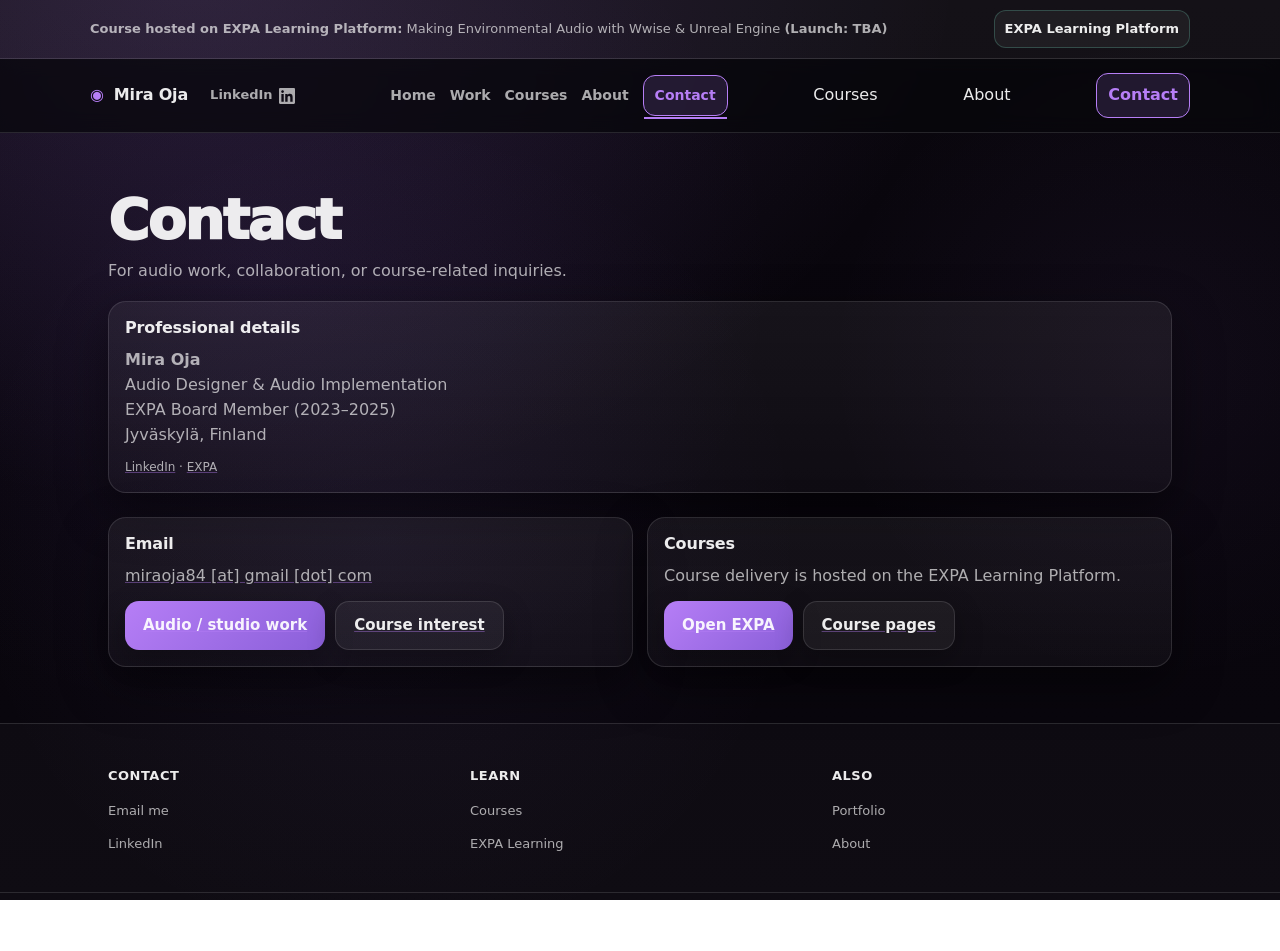
<file: contact.html>
<!doctype html>
<html lang="en">
<head>
  <meta charset="utf-8" />
  <meta name="viewport" content="width=device-width, initial-scale=1" />
  <link rel="icon" type="image/x-icon" href="favicon.ico">
  <title>Contact — Mira Oja</title>
  <meta name="description" content="Contact Mira Oja — Audio Designer & Audio Implementation." />
  <link rel="stylesheet" href="styles.css" />
</head>

<body>
  <div class="scroll-progress"></div>
  <a class="skip-link" href="#main">Skip to content</a>

  <div class="announce">
  <div class="container announce-inner">
    <p>
      <strong>Course hosted on EXPA Learning Platform:</strong>
      Making Environmental Audio with Wwise & Unreal Engine <strong>(Launch: TBA)</strong>
    </p>
   <a class="announce-link" href="https://expa.learnworlds.com" target="_blank" rel="noopener">
      EXPA Learning Platform
    </a>

  </div>
</div>


  <header class="site-header">
    <div class="container header-inner">
      <div class="brand-with-linkedin">
        <a class="brand" href="index.html" aria-label="Home">
          <span class="brand-mark" aria-hidden="true">◉</span>
          <span class="brand-text">Mira Oja</span>
        </a>
        <a href="https://www.linkedin.com/in/mira-oja-4071921bb/" target="_blank" rel="noopener" class="header-linkedin" aria-label="LinkedIn Profile" title="LinkedIn Profile">
          LinkedIn
          <svg width="16" height="16" viewBox="0 0 24 24" fill="currentColor" xmlns="http://www.w3.org/2000/svg">
            <path d="M20.447 20.452h-3.554v-5.569c0-1.328-.027-3.037-1.852-3.037-1.853 0-2.136 1.445-2.136 2.939v5.667H9.351V9h3.414v1.561h.046c.477-.9 1.637-1.85 3.37-1.85 3.601 0 4.267 2.37 4.267 5.455v6.286zM5.337 7.433c-1.144 0-2.063-.926-2.063-2.065 0-1.138.92-2.063 2.063-2.063 1.14 0 2.064.925 2.064 2.063 0 1.139-.925 2.065-2.064 2.065zm1.782 13.019H3.555V9h3.564v11.452zM22.225 0H1.771C.792 0 0 .774 0 1.729v20.542C0 23.227.792 24 1.771 24h20.451C23.2 24 24 23.227 24 22.271V1.729C24 .774 23.2 0 22.222 0h.003z"/>
          </svg>
        </a>
      </div>
      <nav class="nav" aria-label="Primary">
        <a href="index.html">Home</a>
        <a href="work.html">Work</a>
        <a href="courses.html">Courses</a>
        <a href="about.html">About</a>
        <a class="active nav-cta" href="contact.html">Contact</a>
      </nav>
        <a href="courses.html">Courses</a>
        <a href="about.html">About</a>
        <a class="active nav-cta" href="contact.html">Contact</a>
      </nav>
    </div>
  </header>

  <main id="main" class="section reveal">
    <div class="container">
      <div class="section-head">
        <h1>Contact</h1>
        <p>For audio work, collaboration, or course-related inquiries.</p>
      </div>

      <section class="card" style="margin-bottom:24px;">
        <h2 class="card-title">Professional details</h2>
        <p class="muted">
          <strong>Mira Oja</strong><br>
          Audio Designer & Audio Implementation<br>
          EXPA Board Member (2023–2025)<br>
          Jyväskylä, Finland
        </p>
        <p class="muted small" style="margin-top:8px;">
          <a href="https://www.linkedin.com/in/mira-oja-4071921bb/" target="_blank" rel="noopener">LinkedIn</a>
          ·
          <a href="https://www.expa.fi" target="_blank" rel="noopener">EXPA</a>
        </p>
      </section>

      <div class="grid grid-2">
        <section class="card">
          <h2 class="card-title">Email</h2>
          <p class="muted">
            <a href="mailto:miraoja84@gmail.com?subject=Audio%20Inquiry">
              miraoja84 [at] gmail [dot] com
            </a>
          </p>
          <div class="hero-actions" style="margin-top:12px;">
            <a class="button" href="mailto:miraoja84@gmail.com?subject=Audio%20Work%20Inquiry">Audio / studio work</a>
            <a class="button button-ghost" href="mailto:miraoja84@gmail.com?subject=Course%20Interest">Course interest</a>
          </div>
        </section>

        <section class="card">
          <h2 class="card-title">Courses</h2>
          <p class="muted">Course delivery is hosted on the EXPA Learning Platform.</p>
          <div class="hero-actions" style="margin-top:12px;">
            <a class="button" href="https://expa.learnworlds.com/courses" target="_blank" rel="noopener">Open EXPA</a>
            <a class="button button-ghost" href="courses.html">Course pages</a>
          </div>
        </section>
      </div>
    </div>
  </main>

  <footer class="site-footer">
    <div class="container footer-inner">
      <div class="footer-col">
        <h4>Contact</h4>
        <ul class="footer-links">
          <li><a href="contact.html">Email me</a></li>
          <li><a href="https://linkedin.com/in/mira-oja" target="_blank" rel="noopener">LinkedIn</a></li>
        </ul>
      </div>
      <div class="footer-col">
        <h4>Learn</h4>
        <ul class="footer-links">
          <li><a href="courses.html">Courses</a></li>
          <li><a href="https://expa.learnworlds.com" target="_blank" rel="noopener">EXPA Learning</a></li>
        </ul>
      </div>
      <div class="footer-col">
        <h4>Also</h4>
        <ul class="footer-links">
          <li><a href="work.html">Portfolio</a></li>
          <li><a href="about.html">About</a></li>
        </ul>
      </div>
    </div>
    <div class="footer-bottom">
      <p class="small muted">© 2026 Mira Oja. Audio design, implementation, teaching.</p>
    </div>
  </footer>

  <script>
    // Fade-in on scroll for elements with .reveal
    (() => {
      const prefersReduce = window.matchMedia('(prefers-reduced-motion: reduce)').matches;
      if (prefersReduce) return;
      const items = document.querySelectorAll('.reveal');
      if (!items.length) return;
      const observer = new IntersectionObserver((entries) => {
        entries.forEach((entry) => {
          if (entry.isIntersecting) {
            entry.target.classList.add('visible');
            observer.unobserve(entry.target);
          }
        });
      }, { threshold: 0.2 });
      items.forEach((el) => observer.observe(el));
    })();

    // Scroll progress indicator
    (() => {
      const progressBar = document.querySelector('.scroll-progress');
      if (!progressBar) return;
      const updateProgress = () => {
        const scrollHeight = document.documentElement.scrollHeight - window.innerHeight;
        const scrolled = scrollHeight > 0 ? (window.scrollY / scrollHeight) * 100 : 0;
        progressBar.style.transform = `scaleX(${scrolled / 100})`;
      };
      window.addEventListener('scroll', updateProgress, { passive: true });
    })();
  </script>
</body>
</html>
</file>
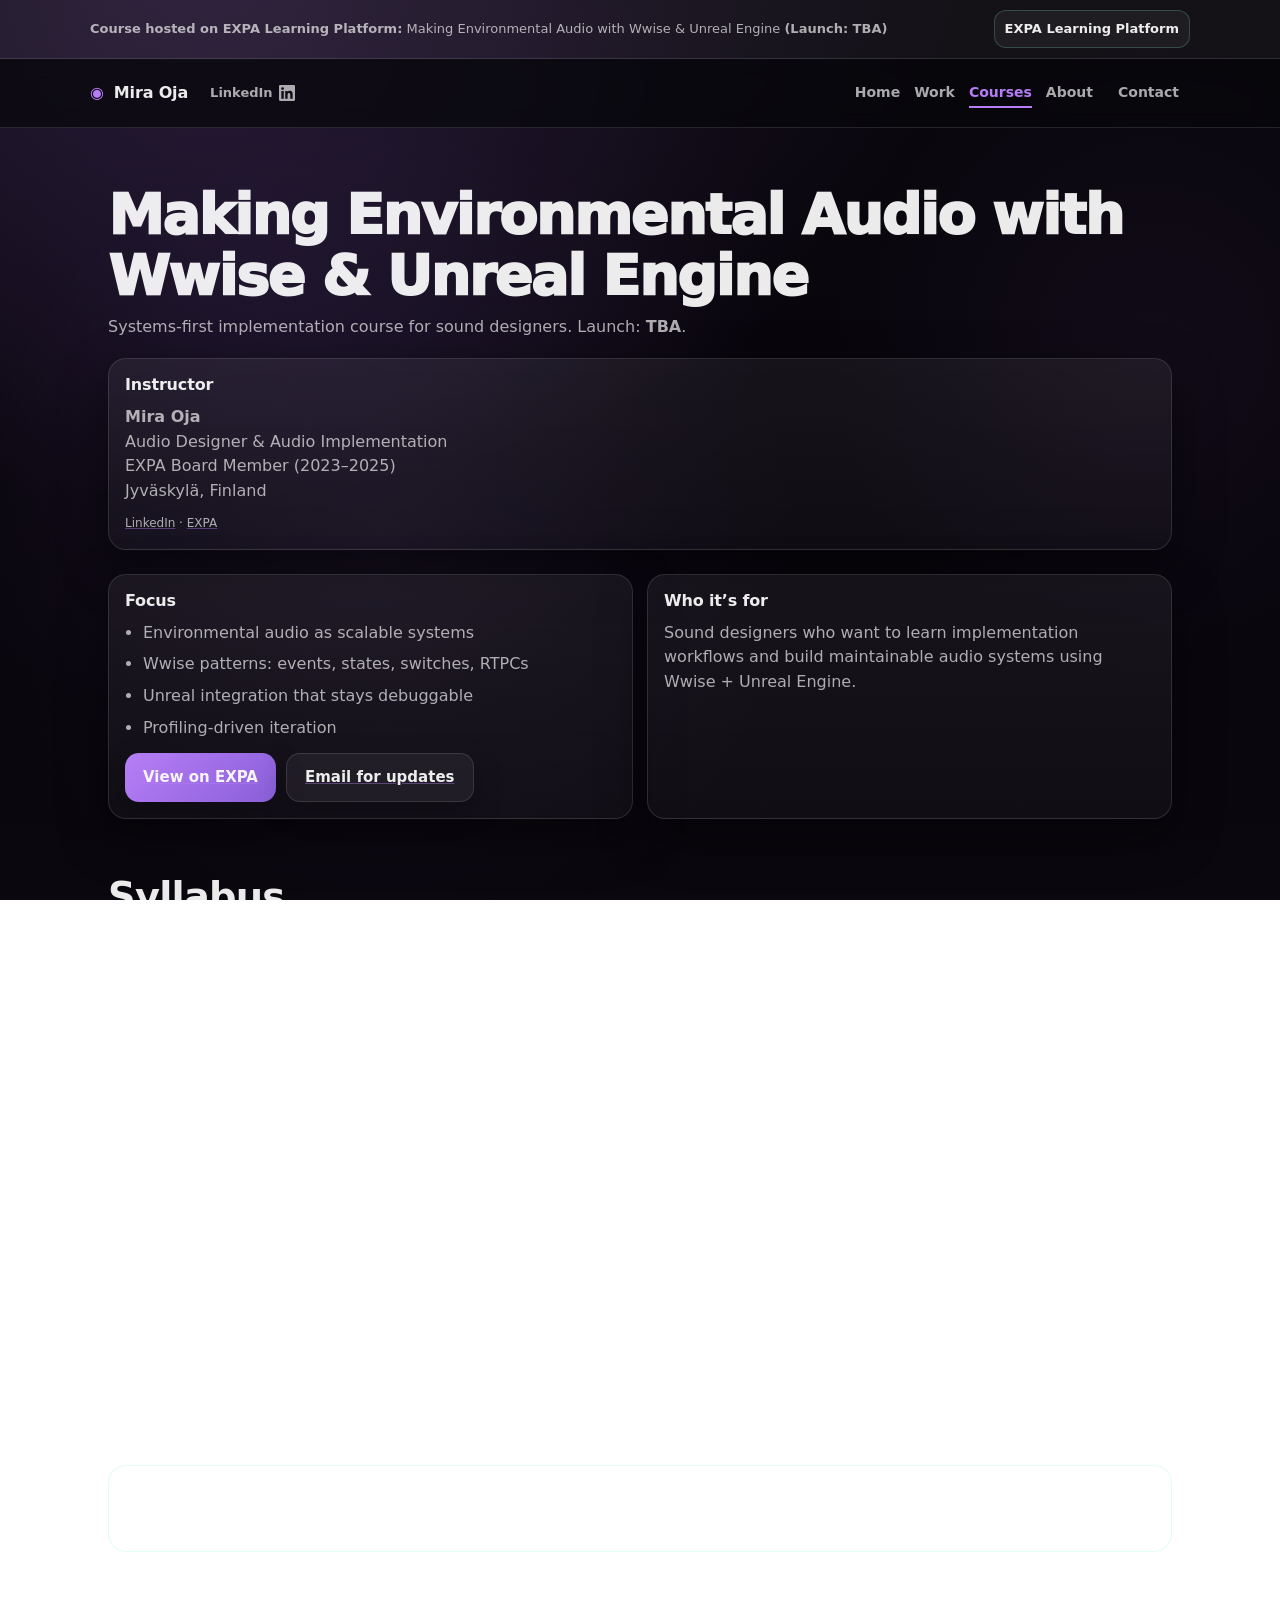
<file: course_enviromental_audio.html>
<!doctype html>
<html lang="en">
<head>
  <meta charset="utf-8" />
  <meta name="viewport" content="width=device-width, initial-scale=1" />
  <title>Environmental Audio (Wwise + Unreal) — Syllabus</title>
  <meta name="description" content="Syllabus for Making Environmental Audio with Wwise & Unreal Engine. Hosted on EXPA. Launch: TBA." />
  <link rel="stylesheet" href="styles.css" />
</head>

<body>
  <div class="scroll-progress"></div>
  <a class="skip-link" href="#main">Skip to content</a>

<div class="announce">
  <div class="container announce-inner">
    <p>
      <strong>Course hosted on EXPA Learning Platform:</strong>
      Making Environmental Audio with Wwise & Unreal Engine <strong>(Launch: TBA)</strong>
    </p>
    <a class="announce-link" href="https://expa.learnworlds.com" target="_blank" rel="noopener">
      EXPA Learning Platform
    </a>
  </div>
</div>


  <header class="site-header">
    <div class="container header-inner">
      <div class="brand-with-linkedin">
        <a class="brand" href="index.html" aria-label="Home">
          <span class="brand-mark" aria-hidden="true">◉</span>
          <span class="brand-text">Mira Oja</span>
        </a>
        <a href="https://www.linkedin.com/in/mira-oja-4071921bb/" target="_blank" rel="noopener" class="header-linkedin" aria-label="LinkedIn Profile" title="LinkedIn Profile">
          LinkedIn
          <svg width="16" height="16" viewBox="0 0 24 24" fill="currentColor" xmlns="http://www.w3.org/2000/svg">
            <path d="M20.447 20.452h-3.554v-5.569c0-1.328-.027-3.037-1.852-3.037-1.853 0-2.136 1.445-2.136 2.939v5.667H9.351V9h3.414v1.561h.046c.477-.9 1.637-1.85 3.37-1.85 3.601 0 4.267 2.37 4.267 5.455v6.286zM5.337 7.433c-1.144 0-2.063-.926-2.063-2.065 0-1.138.92-2.063 2.063-2.063 1.14 0 2.064.925 2.064 2.063 0 1.139-.925 2.065-2.064 2.065zm1.782 13.019H3.555V9h3.564v11.452zM22.225 0H1.771C.792 0 0 .774 0 1.729v20.542C0 23.227.792 24 1.771 24h20.451C23.2 24 24 23.227 24 22.271V1.729C24 .774 23.2 0 22.222 0h.003z"/>
          </svg>
        </a>
      </div>
      <nav class="nav" aria-label="Primary">
        <a href="index.html">Home</a>
        <a href="work.html">Work</a>
        <a class="active" href="courses.html">Courses</a>
        <a href="about.html">About</a>
        <a class="nav-cta" href="contact.html">Contact</a>
      </nav>
    </div>
  </header>

  <main id="main" class="section reveal">
    <div class="container">
      <div class="section-head">
        <h1>Making Environmental Audio with Wwise & Unreal Engine</h1>
        <p>Systems-first implementation course for sound designers. Launch: <strong>TBA</strong>.</p>
      </div>

      <section class="card" style="margin-bottom:24px;">
        <h2 class="card-title">Instructor</h2>
        <p class="muted">
          <strong>Mira Oja</strong><br>
          Audio Designer & Audio Implementation<br>
          EXPA Board Member (2023–2025)<br>
          Jyväskylä, Finland
        </p>
        <p class="muted small" style="margin-top:8px;">
          <a href="https://www.linkedin.com/in/mira-oja-4071921bb/" target="_blank" rel="noopener">LinkedIn</a>
          ·
          <a href="https://www.expa.fi" target="_blank" rel="noopener">EXPA</a>
        </p>
      </section>

      <div class="grid grid-2">
        <section class="card">
          <h2 class="card-title">Focus</h2>
          <ul class="bullets">
            <li>Environmental audio as scalable systems</li>
            <li>Wwise patterns: events, states, switches, RTPCs</li>
            <li>Unreal integration that stays debuggable</li>
            <li>Profiling-driven iteration</li>
          </ul>
          <div class="hero-actions" style="margin-top:12px;">
            <a class="button" href="https://expa.learnworlds.com/courses" target="_blank" rel="noopener">View on EXPA</a>
            <a class="button button-ghost" href="contact.html">Email for updates</a>
          </div>
        </section>

        <aside class="card">
          <h2 class="card-title">Who it’s for</h2>
          <p class="muted">
            Sound designers who want to learn implementation workflows and build maintainable
            audio systems using Wwise + Unreal Engine.
          </p>
        </aside>
      </div>

      <section class="section">
        <div class="section-head">
          <h2>Syllabus</h2>
          <p>Five modules, one environment.</p>
        </div>

        <div class="module-list">
          <article class="module"><h3>Module 1 — Advanced Footstep Systems</h3><p class="module-sub">Surface types, speed RTPCs, variation, profiler debugging.</p></article>
          <article class="module"><h3>Module 2 — River Audio Systems</h3><p class="module-sub">Layering, distance behavior, coherence, spatial logic.</p></article>
          <article class="module"><h3>Module 3 — Forest Ambience Systems</h3><p class="module-sub">Beds vs micro-events, density control, long-session fatigue.</p></article>
          <article class="module"><h3>Module 4 — Interior & Ruined House Audio</h3><p class="module-sub">Occlusion, blending, leakage, reverb as context.</p></article>
          <article class="module"><h3>Module 5 — Cave Audio Systems</h3><p class="module-sub">Isolation, transitions, sparse design, scale through reverb.</p></article>
          <article class="module module-bonus"><h3>Bonus — Downloadable Reference Project</h3><p class="module-sub">Reference implementation + notes for architecture and profiling habits.</p></article>
        </div>
      </section>
    </div>
  </main>

  <footer class="site-footer">
    <div class="container footer-inner">
      <div class="footer-col">
        <h4>Contact</h4>
        <ul class="footer-links">
          <li><a href="contact.html">Email me</a></li>
          <li><a href="https://linkedin.com/in/mira-oja" target="_blank" rel="noopener">LinkedIn</a></li>
        </ul>
      </div>
      <div class="footer-col">
        <h4>Learn</h4>
        <ul class="footer-links">
          <li><a href="courses.html">Courses</a></li>
          <li><a href="https://expa.learnworlds.com" target="_blank" rel="noopener">EXPA Learning</a></li>
        </ul>
      </div>
      <div class="footer-col">
        <h4>Also</h4>
        <ul class="footer-links">
          <li><a href="work.html">Portfolio</a></li>
          <li><a href="about.html">About</a></li>
        </ul>
      </div>
    </div>
    <div class="footer-bottom">
      <p class="small muted">© 2026 Mira Oja. Audio design, implementation, teaching.</p>
    </div>
  </footer>

  <script>
    // Fade-in on scroll for elements with .reveal
    (() => {
      const prefersReduce = window.matchMedia('(prefers-reduced-motion: reduce)').matches;
      if (prefersReduce) return;
      const items = document.querySelectorAll('.reveal');
      if (!items.length) return;
      const observer = new IntersectionObserver((entries) => {
        entries.forEach((entry) => {
          if (entry.isIntersecting) {
            entry.target.classList.add('visible');
            observer.unobserve(entry.target);
          }
        });
      }, { threshold: 0.2 });
      items.forEach((el) => observer.observe(el));
    })();

    // Scroll progress indicator
    (() => {
      const progressBar = document.querySelector('.scroll-progress');
      if (!progressBar) return;
      const updateProgress = () => {
        const scrollHeight = document.documentElement.scrollHeight - window.innerHeight;
        const scrolled = scrollHeight > 0 ? (window.scrollY / scrollHeight) * 100 : 0;
        progressBar.style.transform = `scaleX(${scrolled / 100})`;
      };
      window.addEventListener('scroll', updateProgress, { passive: true });
    })();
  </script>
</body>
</html>
</file>
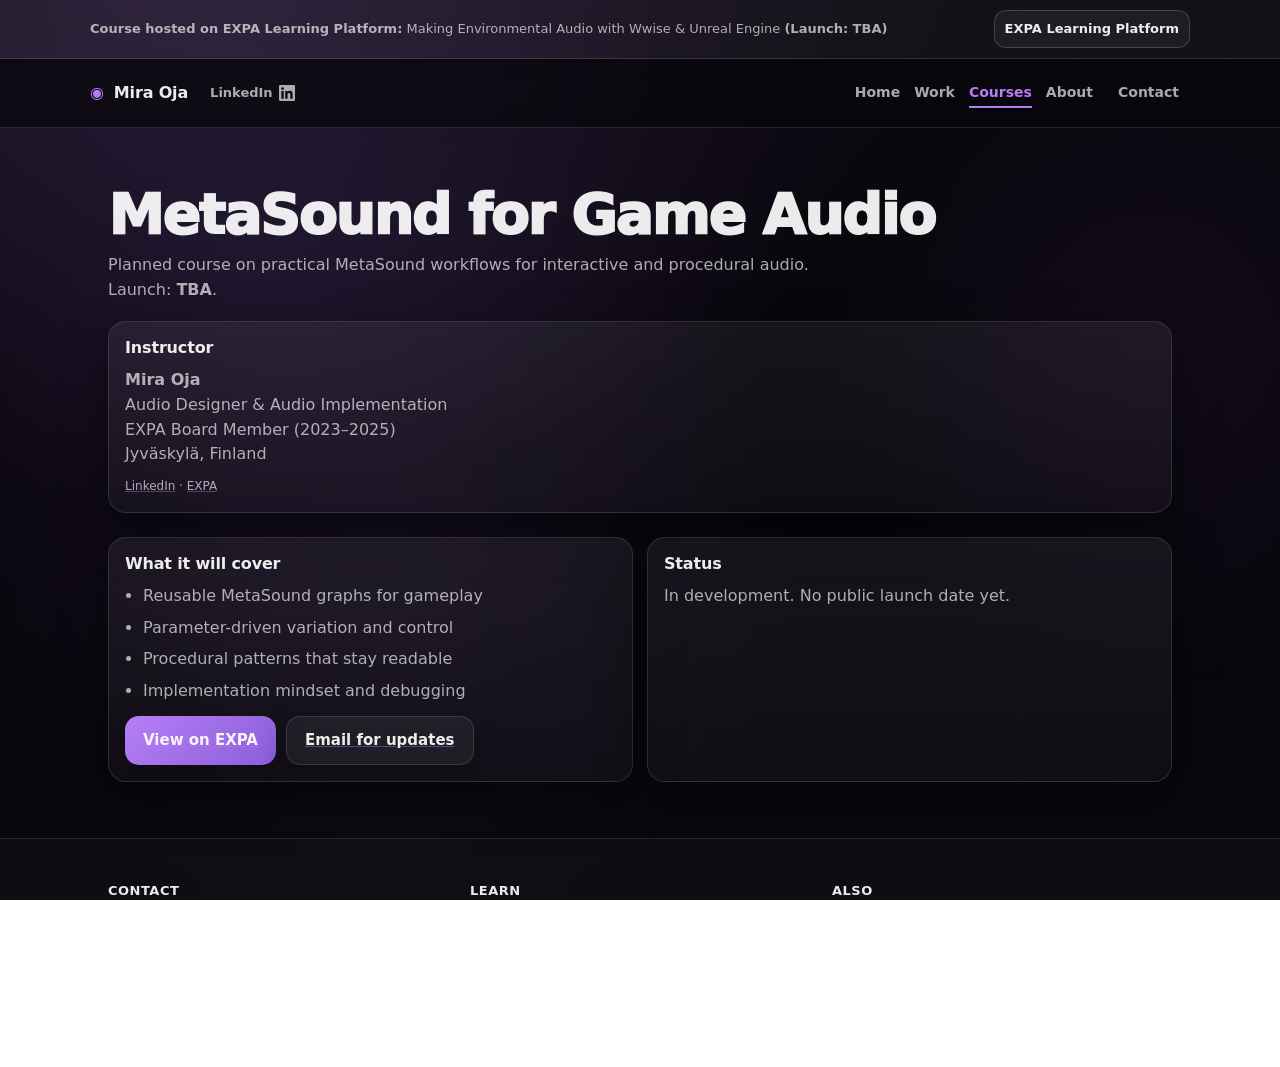
<file: course_metasound.html>
<!doctype html>
<html lang="en">
<head>
  <meta charset="utf-8" />
  <meta name="viewport" content="width=device-width, initial-scale=1" />
  <title>MetaSound for Game Audio — TBA</title>
  <meta name="description" content="MetaSound for Game Audio — planned course. Hosted on EXPA. Launch: TBA." />
  <link rel="stylesheet" href="styles.css" />
</head>

<body>
  <div class="scroll-progress"></div>
  <a class="skip-link" href="#main">Skip to content</a>

  <div class="announce">
  <div class="container announce-inner">
    <p>
      <strong>Course hosted on EXPA Learning Platform:</strong>
      Making Environmental Audio with Wwise & Unreal Engine <strong>(Launch: TBA)</strong>
    </p>
    <a class="announce-link" href="https://expa.learnworlds.com" target="_blank" rel="noopener">
      EXPA Learning Platform
    </a>
  </div>
</div>


  <header class="site-header">
    <div class="container header-inner">
      <div class="brand-with-linkedin">
        <a class="brand" href="index.html" aria-label="Home">
          <span class="brand-mark" aria-hidden="true">◉</span>
          <span class="brand-text">Mira Oja</span>
        </a>
        <a href="https://www.linkedin.com/in/mira-oja-4071921bb/" target="_blank" rel="noopener" class="header-linkedin" aria-label="LinkedIn Profile" title="LinkedIn Profile">
          LinkedIn
          <svg width="16" height="16" viewBox="0 0 24 24" fill="currentColor" xmlns="http://www.w3.org/2000/svg">
            <path d="M20.447 20.452h-3.554v-5.569c0-1.328-.027-3.037-1.852-3.037-1.853 0-2.136 1.445-2.136 2.939v5.667H9.351V9h3.414v1.561h.046c.477-.9 1.637-1.85 3.37-1.85 3.601 0 4.267 2.37 4.267 5.455v6.286zM5.337 7.433c-1.144 0-2.063-.926-2.063-2.065 0-1.138.92-2.063 2.063-2.063 1.14 0 2.064.925 2.064 2.063 0 1.139-.925 2.065-2.064 2.065zm1.782 13.019H3.555V9h3.564v11.452zM22.225 0H1.771C.792 0 0 .774 0 1.729v20.542C0 23.227.792 24 1.771 24h20.451C23.2 24 24 23.227 24 22.271V1.729C24 .774 23.2 0 22.222 0h.003z"/>
          </svg>
        </a>
      </div>
      <nav class="nav" aria-label="Primary">
        <a href="index.html">Home</a>
        <a href="work.html">Work</a>
        <a class="active" href="courses.html">Courses</a>
        <a href="about.html">About</a>
        <a class="nav-cta" href="contact.html">Contact</a>
      </nav>
    </div>
  </header>

  <main id="main" class="section reveal">
    <div class="container">
      <div class="section-head">
        <h1>MetaSound for Game Audio</h1>
        <p>Planned course on practical MetaSound workflows for interactive and procedural audio. Launch: <strong>TBA</strong>.</p>
      </div>

      <section class="card" style="margin-bottom:24px;">
        <h2 class="card-title">Instructor</h2>
        <p class="muted">
          <strong>Mira Oja</strong><br>
          Audio Designer & Audio Implementation<br>
          EXPA Board Member (2023–2025)<br>
          Jyväskylä, Finland
        </p>
        <p class="muted small" style="margin-top:8px;">
          <a href="https://www.linkedin.com/in/mira-oja-4071921bb/" target="_blank" rel="noopener">LinkedIn</a>
          ·
          <a href="https://www.expa.fi" target="_blank" rel="noopener">EXPA</a>
        </p>
      </section>

      <div class="grid grid-2">
        <section class="card">
          <h2 class="card-title">What it will cover</h2>
          <ul class="bullets">
            <li>Reusable MetaSound graphs for gameplay</li>
            <li>Parameter-driven variation and control</li>
            <li>Procedural patterns that stay readable</li>
            <li>Implementation mindset and debugging</li>
          </ul>
          <div class="hero-actions" style="margin-top:12px;">
            <a class="button" href="https://expa.learnworlds.com/courses" target="_blank" rel="noopener">View on EXPA</a>
            <a class="button button-ghost" href="contact.html">Email for updates</a>
          </div>
        </section>

        <aside class="card">
          <h2 class="card-title">Status</h2>
          <p class="muted">In development. No public launch date yet.</p>
        </aside>
      </div>
    </div>
  </main>

  <footer class="site-footer">
    <div class="container footer-inner">
      <div class="footer-col">
        <h4>Contact</h4>
        <ul class="footer-links">
          <li><a href="contact.html">Email me</a></li>
          <li><a href="https://linkedin.com/in/mira-oja" target="_blank" rel="noopener">LinkedIn</a></li>
        </ul>
      </div>
      <div class="footer-col">
        <h4>Learn</h4>
        <ul class="footer-links">
          <li><a href="courses.html">Courses</a></li>
          <li><a href="https://expa.learnworlds.com" target="_blank" rel="noopener">EXPA Learning</a></li>
        </ul>
      </div>
      <div class="footer-col">
        <h4>Also</h4>
        <ul class="footer-links">
          <li><a href="work.html">Portfolio</a></li>
          <li><a href="about.html">About</a></li>
        </ul>
      </div>
    </div>
    <div class="footer-bottom">
      <p class="small muted">© 2026 Mira Oja. Audio design, implementation, teaching.</p>
    </div>
  </footer>

  <script>
    // Fade-in on scroll for elements with .reveal
    (() => {
      const prefersReduce = window.matchMedia('(prefers-reduced-motion: reduce)').matches;
      if (prefersReduce) return;
      const items = document.querySelectorAll('.reveal');
      if (!items.length) return;
      const observer = new IntersectionObserver((entries) => {
        entries.forEach((entry) => {
          if (entry.isIntersecting) {
            entry.target.classList.add('visible');
            observer.unobserve(entry.target);
          }
        });
      }, { threshold: 0.2 });
      items.forEach((el) => observer.observe(el));
    })();

    // Scroll progress indicator
    (() => {
      const progressBar = document.querySelector('.scroll-progress');
      if (!progressBar) return;
      const updateProgress = () => {
        const scrollHeight = document.documentElement.scrollHeight - window.innerHeight;
        const scrolled = scrollHeight > 0 ? (window.scrollY / scrollHeight) * 100 : 0;
        progressBar.style.transform = `scaleX(${scrolled / 100})`;
      };
      window.addEventListener('scroll', updateProgress, { passive: true });
    })();
  </script>
</body>
</html>
</file>
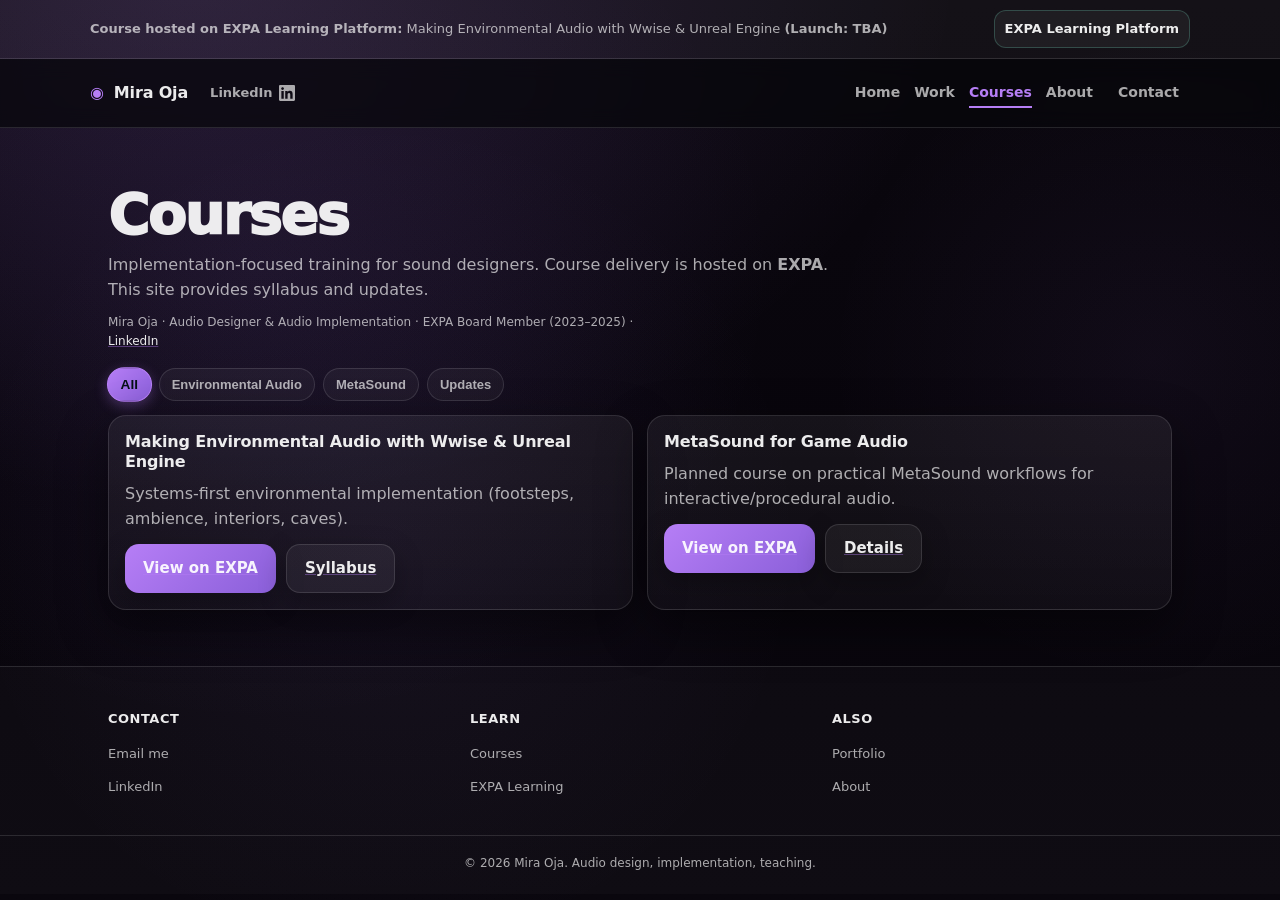
<file: courses.html>
<!doctype html>
<html lang="en">
<head>
  <meta charset="utf-8" />
  <meta name="viewport" content="width=device-width, initial-scale=1" />
  <link rel="icon" type="image/x-icon" href="favicon.ico">
  <title>Courses — Mira Oja</title>
  <meta name="description" content="Implementation-focused courses for sound designers. Hosted on EXPA. Launch: TBA." />
  <link rel="stylesheet" href="styles.css" />
</head>

<body>
  <div class="scroll-progress"></div>
  <a class="skip-link" href="#main">Skip to content</a>

  <div class="announce">
    <div class="container announce-inner">
      <p>
        <strong>Course hosted on EXPA Learning Platform:</strong>
        Making Environmental Audio with Wwise & Unreal Engine <strong>(Launch: TBA)</strong>
      </p>
      <a class="announce-link" href="https://expa.learnworlds.com" target="_blank" rel="noopener">
        EXPA Learning Platform
      </a>
    </div>
  </div>

  <header class="site-header">
    <div class="container header-inner">
      <div class="brand-with-linkedin">
        <a class="brand" href="index.html" aria-label="Home">
          <span class="brand-mark" aria-hidden="true">◉</span>
          <span class="brand-text">Mira Oja</span>
        </a>
        <a href="https://www.linkedin.com/in/mira-oja-4071921bb/" target="_blank" rel="noopener" class="header-linkedin" aria-label="LinkedIn Profile" title="LinkedIn Profile">
          LinkedIn
          <svg width="16" height="16" viewBox="0 0 24 24" fill="currentColor" xmlns="http://www.w3.org/2000/svg">
            <path d="M20.447 20.452h-3.554v-5.569c0-1.328-.027-3.037-1.852-3.037-1.853 0-2.136 1.445-2.136 2.939v5.667H9.351V9h3.414v1.561h.046c.477-.9 1.637-1.85 3.37-1.85 3.601 0 4.267 2.37 4.267 5.455v6.286zM5.337 7.433c-1.144 0-2.063-.926-2.063-2.065 0-1.138.92-2.063 2.063-2.063 1.14 0 2.064.925 2.064 2.063 0 1.139-.925 2.065-2.064 2.065zm1.782 13.019H3.555V9h3.564v11.452zM22.225 0H1.771C.792 0 0 .774 0 1.729v20.542C0 23.227.792 24 1.771 24h20.451C23.2 24 24 23.227 24 22.271V1.729C24 .774 23.2 0 22.222 0h.003z"/>
          </svg>
        </a>
      </div>
      <nav class="nav" aria-label="Primary">
        <a href="index.html">Home</a>
        <a href="work.html">Work</a>
        <a class="active" href="courses.html">Courses</a>
        <a href="about.html">About</a>
        <a class="nav-cta" href="contact.html">Contact</a>
      </nav>
    </div>
  </header>

  <main id="main" class="section reveal">
    <div class="container">
      <div class="section-head">
        <h1>Courses</h1>
        <p>
          Implementation-focused training for sound designers. Course delivery is hosted on <strong>EXPA</strong>.
          This site provides syllabus and updates.
        </p>
        <p class="small muted" style="margin:10px 0 0;">
          Mira Oja · Audio Designer & Audio Implementation · EXPA Board Member (2023–2025) ·
          <a href="https://www.linkedin.com/in/mira-oja-4071921bb/" target="_blank" rel="noopener">LinkedIn</a>
        </p>
      </div>

      <section data-tabs data-default="panel-courses-all">
        <nav class="tabs" aria-label="Courses sections">
          <button class="tab active" data-panel="panel-courses-all" type="button">All</button>
          <button class="tab" data-panel="panel-courses-env" type="button">Environmental Audio</button>
          <button class="tab" data-panel="panel-courses-meta" type="button">MetaSound</button>
          <button class="tab" data-panel="panel-courses-updates" type="button">Updates</button>
        </nav>

        <div style="margin-top:14px;">
          <div class="panel active" id="panel-courses-all">
            <div class="grid grid-2">
              <article class="card">
                <h2 class="card-title">Making Environmental Audio with Wwise & Unreal Engine</h2>
                <p class="muted">Systems-first environmental implementation (footsteps, ambience, interiors, caves).</p>
                <div class="hero-actions" style="margin-top:12px;">
                  <a class="button" href="https://expa.learnworlds.com/courses" target="_blank" rel="noopener">View on EXPA</a>
                  <a class="button button-ghost" href="course-environmental-audio.html">Syllabus</a>
                </div>
              </article>

              <article class="card">
                <h2 class="card-title">MetaSound for Game Audio</h2>
                <p class="muted">Planned course on practical MetaSound workflows for interactive/procedural audio.</p>
                <div class="hero-actions" style="margin-top:12px;">
                  <a class="button" href="https://expa.learnworlds.com/courses" target="_blank" rel="noopener">View on EXPA</a>
                  <a class="button button-ghost" href="course-metasound.html">Details</a>
                </div>
              </article>
            </div>
          </div>

          <div class="panel" id="panel-courses-env" hidden>
            <div class="card">
              <h2 class="card-title">Environmental Audio (Wwise + Unreal)</h2>
              <p class="muted">
                A systems-first course that builds one environment through five modules:
                footsteps, river, forest ambience, interiors, and caves.
              </p>
              <div class="hero-actions" style="margin-top:12px;">
                <a class="button" href="course-environmental-audio.html">Open syllabus</a>
                <a class="button button-ghost" href="https://expa.learnworlds.com/courses" target="_blank" rel="noopener">View on EXPA</a>
              </div>
            </div>
          </div>

          <div class="panel" id="panel-courses-meta" hidden>
            <div class="card">
              <h2 class="card-title">MetaSound for Game Audio</h2>
              <p class="muted">
                Planned course focusing on practical MetaSound patterns for interactive and procedural audio.
                Launch: TBA.
              </p>
              <div class="hero-actions" style="margin-top:12px;">
                <a class="button" href="course-metasound.html">Details</a>
                <a class="button button-ghost" href="https://expa.learnworlds.com/courses" target="_blank" rel="noopener">View on EXPA</a>
              </div>
            </div>
          </div>

          <div class="panel" id="panel-courses-updates" hidden>
            <div class="card">
              <h2 class="card-title">Course updates</h2>
              <p class="muted">Email is the current sign-up method for course updates and early access.</p>
              <div class="hero-actions" style="margin-top:12px;">
                <a class="button" href="contact.html">Contact</a>
                <a class="button button-ghost" href="https://expa.learnworlds.com" target="_blank" rel="noopener">Open EXPA platform</a>
              </div>
            </div>
          </div>
        </div>
      </section>

    </div>
  </main>

  <footer class="site-footer">
    <div class="container footer-inner">
      <div class="footer-col">
        <h4>Contact</h4>
        <ul class="footer-links">
          <li><a href="contact.html">Email me</a></li>
          <li><a href="https://linkedin.com/in/mira-oja" target="_blank" rel="noopener">LinkedIn</a></li>
        </ul>
      </div>
      <div class="footer-col">
        <h4>Learn</h4>
        <ul class="footer-links">
          <li><a href="courses.html">Courses</a></li>
          <li><a href="https://expa.learnworlds.com" target="_blank" rel="noopener">EXPA Learning</a></li>
        </ul>
      </div>
      <div class="footer-col">
        <h4>Also</h4>
        <ul class="footer-links">
          <li><a href="work.html">Portfolio</a></li>
          <li><a href="about.html">About</a></li>
        </ul>
      </div>
    </div>
    <div class="footer-bottom">
      <p class="small muted">© 2026 Mira Oja. Audio design, implementation, teaching.</p>
    </div>
  </footer>

  <script src="tabs.js?v=4" defer></script>
  <script>
    // Fade-in on scroll for elements with .reveal
    (() => {
      const prefersReduce = window.matchMedia('(prefers-reduced-motion: reduce)').matches;
      if (prefersReduce) return;
      const items = document.querySelectorAll('.reveal');
      if (!items.length) return;
      const observer = new IntersectionObserver((entries) => {
        entries.forEach((entry) => {
          if (entry.isIntersecting) {
            entry.target.classList.add('visible');
            observer.unobserve(entry.target);
          }
        });
      }, { threshold: 0.2 });
      items.forEach((el) => observer.observe(el));
    })();

    // Scroll progress indicator
    (() => {
      const progressBar = document.querySelector('.scroll-progress');
      if (!progressBar) return;
      const updateProgress = () => {
        const scrollHeight = document.documentElement.scrollHeight - window.innerHeight;
        const scrolled = scrollHeight > 0 ? (window.scrollY / scrollHeight) * 100 : 0;
        progressBar.style.transform = `scaleX(${scrolled / 100})`;
      };
      window.addEventListener('scroll', updateProgress, { passive: true });
    })();
  </script>
</body>
</html>
</file>
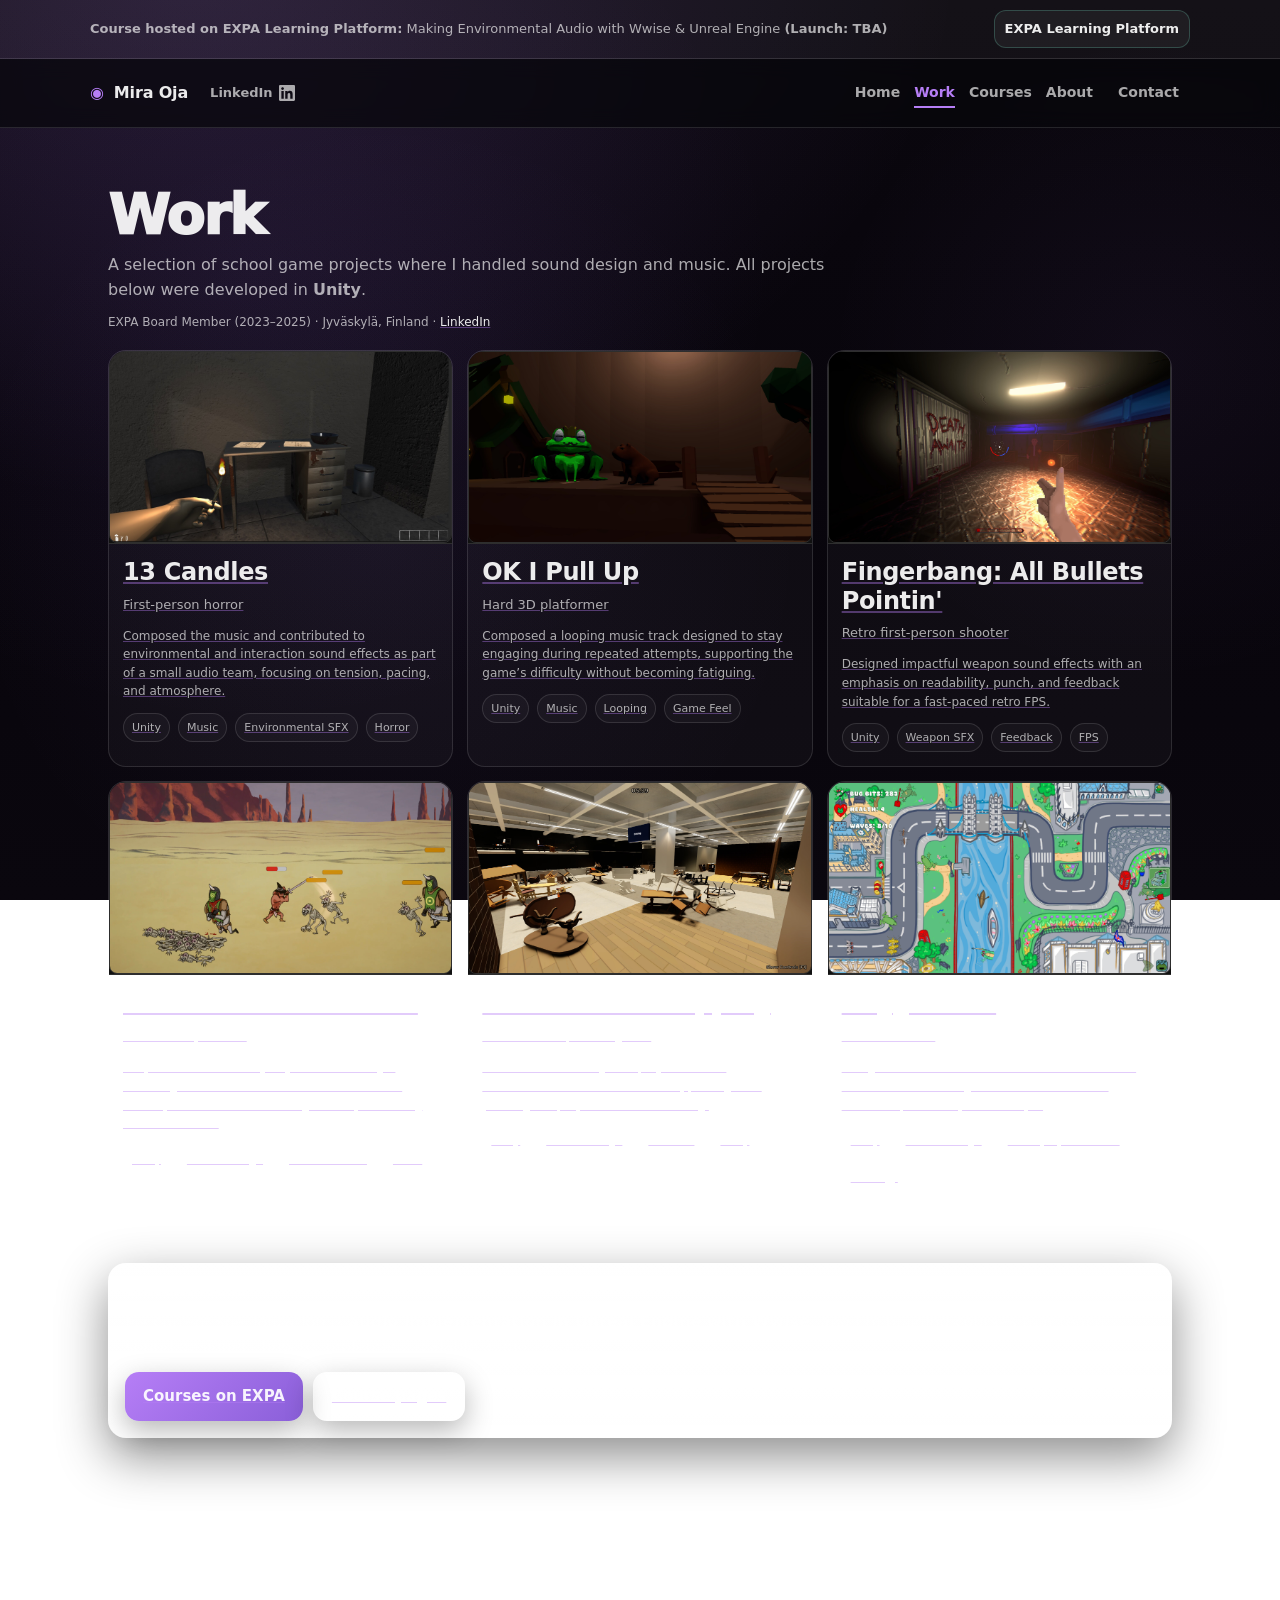
<file: work.html>
<!doctype html>
<html lang="en">
<head>
  <meta charset="utf-8" />
  <meta name="viewport" content="width=device-width, initial-scale=1" />
  <link rel="icon" type="image/x-icon" href="favicon.ico">
  <title>Work — Mira Oja</title>
  <meta name="description" content="School game projects showcasing audio design work done in Unity." />
  <link rel="stylesheet" href="styles.css" />
</head>

<body>
  <div class="scroll-progress"></div>
  <a class="skip-link" href="#main">Skip to content</a>

  <!-- Announcement -->
  <div class="announce">
    <div class="container announce-inner">
      <p>
        <strong>Course hosted on EXPA Learning Platform:</strong>
        Making Environmental Audio with Wwise & Unreal Engine <strong>(Launch: TBA)</strong>
      </p>
      <a class="announce-link" href="https://expa.learnworlds.com" target="_blank" rel="noopener">
        EXPA Learning Platform
      </a>
    </div>
  </div>

  <!-- Header -->
  <header class="site-header">
    <div class="container header-inner">
      <div class="brand-with-linkedin">
        <a class="brand" href="index.html" aria-label="Home">
          <span class="brand-mark" aria-hidden="true">◉</span>
          <span class="brand-text">Mira Oja</span>
        </a>
        <a href="https://www.linkedin.com/in/mira-oja-4071921bb/" target="_blank" rel="noopener" class="header-linkedin" aria-label="LinkedIn Profile" title="LinkedIn Profile">
          LinkedIn
          <svg width="16" height="16" viewBox="0 0 24 24" fill="currentColor" xmlns="http://www.w3.org/2000/svg">
            <path d="M20.447 20.452h-3.554v-5.569c0-1.328-.027-3.037-1.852-3.037-1.853 0-2.136 1.445-2.136 2.939v5.667H9.351V9h3.414v1.561h.046c.477-.9 1.637-1.85 3.37-1.85 3.601 0 4.267 2.37 4.267 5.455v6.286zM5.337 7.433c-1.144 0-2.063-.926-2.063-2.065 0-1.138.92-2.063 2.063-2.063 1.14 0 2.064.925 2.064 2.063 0 1.139-.925 2.065-2.064 2.065zm1.782 13.019H3.555V9h3.564v11.452zM22.225 0H1.771C.792 0 0 .774 0 1.729v20.542C0 23.227.792 24 1.771 24h20.451C23.2 24 24 23.227 24 22.271V1.729C24 .774 23.2 0 22.222 0h.003z"/>
          </svg>
        </a>
      </div>
      <nav class="nav" aria-label="Primary">
        <a href="index.html">Home</a>
        <a class="active" href="work.html">Work</a>
        <a href="courses.html">Courses</a>
        <a href="about.html">About</a>
        <a class="nav-cta" href="contact.html">Contact</a>
      </nav>
    </div>
  </header>

  <main id="main" class="section reveal">
    <div class="container">

      <div class="section-head">
        <h1>Work</h1>
        <p>
          A selection of school game projects where I handled sound design and music.
          All projects below were developed in <strong>Unity</strong>.
        </p>
        <p class="small muted" style="margin:10px 0 0;">
          EXPA Board Member (2023–2025) · Jyväskylä, Finland ·
          <a href="https://www.linkedin.com/in/mira-oja-4071921bb/" target="_blank" rel="noopener">LinkedIn</a>
        </p>
      </div>

      <!-- Gameplay screenshots -->
      <div class="grid grid-3">

        <article class="work-card">
          <a class="work-card-link" href="https://store.steampowered.com/app/2200420/13_Candles/" target="_blank" rel="noopener">
            <div class="thumb">
              <img src="Assets/work/13-candles-gameplay.jpg" alt="13 Candles gameplay screenshot showing first-person horror environment">
            </div>
            <div class="work-card-body">
              <h3>13 Candles</h3>
              <p class="meta">First-person horror</p>
              <p class="muted small">
                Composed the music and contributed to environmental and interaction sound effects
                as part of a small audio team, focusing on tension, pacing, and atmosphere.
              </p>
              <p class="tags"><span>Unity</span><span>Music</span><span>Environmental SFX</span><span>Horror</span></p>
            </div>
          </a>
        </article>

        <article class="work-card">
          <a class="work-card-link" href="https://store.steampowered.com/app/2200470/Ok_I_Pull_Up/" target="_blank" rel="noopener">
            <div class="thumb">
              <img src="Assets/work/ok-I-pull-up-gameplay.jpg?v=3" alt="OK I Pull Up gameplay screenshot showing 3D platforming">
            </div>
            <div class="work-card-body">
              <h3>OK I Pull Up</h3>
              <p class="meta">Hard 3D platformer</p>
              <p class="muted small">
                Composed a looping music track designed to stay engaging during repeated attempts,
                supporting the game’s difficulty without becoming fatiguing.
              </p>
              <p class="tags"><span>Unity</span><span>Music</span><span>Looping</span><span>Game Feel</span></p>
            </div>
          </a>
        </article>

        <article class="work-card">
          <a class="work-card-link" href="https://store.steampowered.com/app/2200380/Fingerbang_All_Bullets_Pointin/" target="_blank" rel="noopener">
            <div class="thumb">
              <img src="Assets/work/fingerbang-gameplay.jpg" alt="Fingerbang gameplay screenshot showing retro FPS combat">
            </div>
            <div class="work-card-body">
              <h3>Fingerbang: All Bullets Pointin'</h3>
              <p class="meta">Retro first-person shooter</p>
              <p class="muted small">
                Designed impactful weapon sound effects with an emphasis on readability, punch,
                and feedback suitable for a fast-paced retro FPS.
              </p>
              <p class="tags"><span>Unity</span><span>Weapon SFX</span><span>Feedback</span><span>FPS</span></p>
            </div>
          </a>
        </article>

        <article class="work-card">
          <a class="work-card-link" href="https://store.steampowered.com/app/2700120/Damaaz_the_Barbarian_Warlock/" target="_blank" rel="noopener">
            <div class="thumb">
              <img src="Assets/work/damaaz-gameplay.jpg" alt="Damaaz the Barbarian gameplay screenshot showing beat ’em up combat">
            </div>
            <div class="work-card-body">
              <h3>Damaaz the Barbarian</h3>
              <p class="meta">Beat ’em up action</p>
              <p class="muted small">
                Responsible for the majority of sound design, including combat, abilities,
                and environmental effects, as well as coordinating and implementing NPC voice lines.
              </p>
              <p class="tags"><span>Unity</span><span>Sound Design</span><span>Combat Audio</span><span>Voice</span></p>
            </div>
          </a>
        </article>

        <article class="work-card">
          <a class="work-card-link" href="https://store.steampowered.com/app/2700100/Last_Minute_Shopping/" target="_blank" rel="noopener">
            <div class="thumb">
              <img src="Assets/work/last-minute-shopping-gameplay.jpg" alt="Last Minute Shopping gameplay screenshot showing fast-paced first-person gameplay">
            </div>
            <div class="work-card-body">
              <h3>Last Minute Shopping</h3>
              <p class="meta">Chaotic first-person game</p>
              <p class="muted small">
                Created sound design for player actions, interactions, and UI feedback,
                supporting fast-paced gameplay and comedic timing.
              </p>
              <p class="tags"><span>Unity</span><span>Sound Design</span><span>UI Audio</span><span>Foley</span></p>
            </div>
          </a>
        </article>

        <article class="work-card">
          <a class="work-card-link" href="https://store.steampowered.com/app/2700080/Bugger_Off/" target="_blank" rel="noopener">
            <div class="thumb">
              <img src="Assets/work/bugger-off-gameplay.jpg" alt="Bugger Off gameplay screenshot showing tower defense action and enemies">
            </div>
            <div class="work-card-body">
              <h3>Bugger Off!</h3>
              <p class="meta">Tower defense</p>
              <p class="muted small">
                Designed sound effects for enemies, towers, and interactions,
                focusing on clear feedback and readability in a busy soundscape.
              </p>
              <p class="tags"><span>Unity</span><span>Sound Design</span><span>Gameplay Feedback</span><span>Strategy</span></p>
            </div>
          </a>
        </article>

      </div>

      <section class="section">
        <div class="card">
          <h2 class="card-title">Current focus</h2>
          <p class="muted">
            My current specialization is <strong>audio implementation in Unreal Engine with Wwise</strong>,
            and I’m building courses that teach sound designers how to implement scalable audio systems.
          </p>
          <div class="hero-actions" style="margin-top:12px;">
            <a class="button" href="https://expa.learnworlds.com/courses" target="_blank" rel="noopener">Courses on EXPA</a>
            <a class="button button-ghost" href="courses.html">Course pages</a>
          </div>
        </div>
      </section>

    </div>
  </main>

  <footer class="site-footer">
    <div class="container footer-inner">
      <div class="footer-col">
        <h4>Contact</h4>
        <ul class="footer-links">
          <li><a href="contact.html">Email me</a></li>
          <li><a href="https://linkedin.com/in/mira-oja" target="_blank" rel="noopener">LinkedIn</a></li>
        </ul>
      </div>
      <div class="footer-col">
        <h4>Learn</h4>
        <ul class="footer-links">
          <li><a href="courses.html">Courses</a></li>
          <li><a href="https://expa.learnworlds.com" target="_blank" rel="noopener">EXPA Learning</a></li>
        </ul>
      </div>
      <div class="footer-col">
        <h4>Also</h4>
        <ul class="footer-links">
          <li><a href="work.html">Portfolio</a></li>
          <li><a href="about.html">About</a></li>
        </ul>
      </div>
    </div>
    <div class="footer-bottom">
      <p class="small muted">© 2026 Mira Oja. Audio design, implementation, teaching.</p>
    </div>
  </footer>

  <script>
    // Fade-in on scroll for elements with .reveal
    (() => {
      const prefersReduce = window.matchMedia('(prefers-reduced-motion: reduce)').matches;
      if (prefersReduce) return;
      const items = document.querySelectorAll('.reveal');
      if (!items.length) return;
      const observer = new IntersectionObserver((entries) => {
        entries.forEach((entry) => {
          if (entry.isIntersecting) {
            entry.target.classList.add('visible');
            observer.unobserve(entry.target);
          }
        });
      }, { threshold: 0.2 });
      items.forEach((el) => observer.observe(el));
    })();

    // Scroll progress indicator
    (() => {
      const progressBar = document.querySelector('.scroll-progress');
      if (!progressBar) return;
      const updateProgress = () => {
        const scrollHeight = document.documentElement.scrollHeight - window.innerHeight;
        const scrolled = scrollHeight > 0 ? (window.scrollY / scrollHeight) * 100 : 0;
        progressBar.style.transform = `scaleX(${scrolled / 100})`;
      };
      window.addEventListener('scroll', updateProgress, { passive: true });
    })();
  </script>
</body>
</html>
</file>
<file: styles.css>
:root{
  --bg:#0a070e;
  --text:rgba(255,255,255,.92);
  --muted:rgba(255,255,255,.66);
  --line:rgba(255,255,255,.12);
  --panel:rgba(255,255,255,.04);
  --panel2:rgba(255,255,255,.06);
  --accent:#b67ef6;
  --accent2:#8a5fd9;
  --radius:18px;
  --max:1100px;
  --shadow:0 18px 50px rgba(0,0,0,.45);
}

*{box-sizing:border-box}
html{scroll-behavior:smooth}
body{
  margin:0;
  font-family:ui-sans-serif,system-ui,-apple-system,Segoe UI,Roboto,Arial,sans-serif;
  color:var(--text);
  line-height:1.55;
  background:
    radial-gradient(1400px 1000px at 15% -5%, rgba(182,126,246,.15), transparent 55%),
    radial-gradient(800px 700px at 20% 30%, rgba(138,95,217,.08), transparent 65%),
    radial-gradient(600px 600px at 30% 60%, rgba(159,122,234,.06), transparent 70%),
    radial-gradient(500px 500px at 90% 40%, rgba(182,126,246,.05), transparent 65%),
    linear-gradient(180deg,#0a070e,#08050c 50%,#09060d 80%,#0a070e);
  background-attachment:fixed;
}

a{color:var(--text); text-decoration:none}
a:hover{text-decoration:underline}
.card a, .work-card a{color:inherit}
.card a, .work-card a, .section p a{text-decoration:underline; text-decoration-color:rgba(182,126,246,.4)}
.card a:hover, .work-card a:hover, .section p a:hover{text-decoration-color:rgba(182,126,246,.8)}
.container{max-width:var(--max); margin:0 auto; padding:0 18px}

/* Accessibility */
.skip-link{
  position:absolute; left:-9999px; top:auto; width:1px; height:1px; overflow:hidden;
}
.skip-link:focus{
  left:18px; top:18px; width:auto; height:auto; padding:10px 12px;
  background:var(--panel2); border:1px solid var(--line); border-radius:12px; z-index:999;
}

/* Announcement */
.announce{
  background:var(--panel);
  border-bottom:1px solid var(--line);
}
.announce-inner{
  display:flex; align-items:center; justify-content:space-between; gap:12px;
  padding:10px 0;
}
.announce p{margin:0; color:var(--muted); font-size:13px}
.announce-link{
  padding:8px 10px; border-radius:12px;
  border:1px solid rgba(124,246,210,.22);
  background:rgba(255,255,255,.05);
  font-weight:800; font-size:13px;
  white-space:nowrap;
}
.announce-link:hover{background:rgba(255,255,255,.08); text-decoration:none}

/* Header */
.site-header{
  position:sticky; top:0; z-index:10;
  backdrop-filter:blur(10px);
  background:rgba(7,8,12,.72);
  border-bottom:1px solid var(--line);
}
.header-inner{
  display:flex; align-items:center; justify-content:space-between; gap:16px;
  padding:14px 0;
}
.brand{display:flex; align-items:center; gap:10px; font-weight:900; letter-spacing:-.01em}
.brand-mark{color:var(--accent)}
.brand-with-linkedin{
  display:flex; align-items:center; gap:12px;
}
.header-linkedin{
  display:flex; align-items:center; gap:6px; justify-content:center;
  color:var(--muted);
  font-size:13px; font-weight:700;
  padding:6px 10px;
  border-radius:8px;
  transition:color .2s ease, background .2s ease;
}
.header-linkedin:hover{
  color:var(--accent);
  background:rgba(255,255,255,.08);
  text-decoration:none;
}
.nav{display:flex; gap:14px; align-items:center; flex-wrap:wrap}
.nav a{
  color:var(--muted); font-weight:700; font-size:14px; transition:color .2s ease;
  position:relative;
}
.nav a::after{
  content:'';
  position:absolute;
  bottom:-4px;
  left:0;
  width:100%;
  height:2px;
  background:var(--accent);
  transform:scaleX(0);
  transform-origin:left;
  transition:transform .25s ease;
}
.nav a:hover{color:var(--text); text-decoration:none}
.nav a:hover::after{transform:scaleX(1)}
.nav a.active{color:var(--accent)}
.nav a.active::after{transform:scaleX(1)}
.nav-cta{
  padding:9px 11px; border-radius:12px;
  color:var(--text);
  font-weight:800;
}
.nav-cta:hover{background:rgba(255,255,255,.08)}
.nav-cta.active{color:var(--accent); background:rgba(182,126,246,.15); border:1px solid var(--accent)}
@media(max-width:700px){
  .header-inner{align-items:flex-start}
}

/* Typography */
h1{
  margin:0 0 14px;
  font-size:clamp(34px,4.6vw,56px);
  line-height:1.1;
  letter-spacing:-.03em;
  font-weight:950;
}
h2{
  font-size:clamp(26px,3vw,42px);
  line-height:1.15;
  letter-spacing:-.02em;
  margin:0 0 12px;
}
h3{
  font-size:clamp(18px,2vw,24px);
  line-height:1.2;
  letter-spacing:-.015em;
  margin:0 0 8px;
}
.small{font-size:12px}
.muted{color:var(--muted)}
.eyebrow{
  margin:0 0 10px;
  color:var(--muted);
  font-size:13px;
  letter-spacing:.12em;
  text-transform:uppercase;
}
.lede{margin:0 0 18px; color:var(--muted); font-size:17px; max-width:68ch}

/* Layout sections */
.hero{padding:72px 0 32px; border-bottom:1px solid var(--line)}
.section{padding:56px 0; border-bottom:1px solid var(--line)}
.section:last-of-type{border-bottom:none}
.section-tight{padding:22px 0}
.section-head{margin-bottom:18px}
.section-head h1,.section-head h2{margin:0}
.section-head p{margin:8px 0 0; color:var(--muted); max-width:72ch}

/* Reveal on scroll */
.reveal{opacity:0; transform:translateY(14px); transition:opacity .45s ease, transform .45s ease}
.reveal.visible{opacity:1; transform:translateY(0)}
.reveal[style*="--reveal-delay"]{transition-delay:var(--reveal-delay,0s)}
@media (prefers-reduced-motion: reduce){.reveal{opacity:1; transform:none; transition:none}}

/* Anchor offset for sticky header */
.anchor-target{scroll-margin-top:90px}

/* Grids */
.grid{display:grid; gap:14px}
.grid-2{grid-template-columns:repeat(2,minmax(0,1fr))}
.grid-3{grid-template-columns:repeat(3,minmax(0,1fr))}
@media(max-width:900px){.grid-2,.grid-3{grid-template-columns:1fr}}

/* Cards */
.card{
  background:linear-gradient(180deg,rgba(255,255,255,.06),rgba(255,255,255,.03));
  border:1px solid var(--line);
  border-radius:var(--radius);
  padding:16px;
  box-shadow:var(--shadow);
  transition:box-shadow .3s ease, border-color .3s ease;
}
.card:hover{
  box-shadow:0 0 28px rgba(182,126,246,.12), var(--shadow);
  border-color:rgba(182,126,246,.3);
}
.card-title,
.card h2,
.card h3{
  margin:0 0 10px;
  font-size:16px;
  letter-spacing:-.01em;
  font-weight:900;
  line-height:1.25;
}
.card p{margin:0 0 10px}
.card p:last-child{margin-bottom:0}

/* Buttons */
.hero-actions{display:flex; gap:10px; flex-wrap:wrap}
.button{
  display:inline-flex; align-items:center; justify-content:center;
  padding:12px 18px; border-radius:14px;
  background:linear-gradient(135deg,var(--accent),var(--accent2));
  color:#051016;
  border:none;
  font-weight:900; font-size:15px;
  box-shadow:0 10px 28px rgba(0,0,0,.28);
  transition:transform .15s ease, box-shadow .15s ease, filter .15s ease;
  min-height:44px;
}
.button:hover{filter:brightness(1.05); text-decoration:none; transform:translateY(-2px); box-shadow:0 16px 42px rgba(0,0,0,.35)}
.button-ghost{
  background:rgba(255,255,255,.05);
  color:var(--text);
  border:1px solid var(--line);
}
.button-ghost:hover{background:rgba(255,255,255,.08); transform:translateY(-1px)}

/* Lists / pills */
.bullets{margin:10px 0 0; padding-left:18px; color:var(--muted)}
.bullets li{margin:7px 0}
.bullets strong{color:var(--text)}
.filter-row{display:flex; flex-wrap:wrap; gap:8px; margin:18px 0 22px}
.filter-pill{
  font-size:12px; color:var(--muted);
  padding:8px 14px; border-radius:999px;
  border:1px solid var(--line);
  background:rgba(255,255,255,.03);
  cursor:pointer;
  transition:all .2s ease;
  font-weight:600;
}
.filter-pill:hover{
  background:rgba(255,255,255,.08);
  border-color:var(--accent);
  color:var(--text);
}
.filter-pill:focus{
  outline:2px solid var(--accent);
  outline-offset:2px;
}
.filter-pill:focus-visible:not(.active){
  outline:3px solid var(--accent);
  outline-offset:2px;
  background:rgba(182,126,246,.12);
  border-color:var(--accent);
  color:var(--text);
}
.filter-pill.active{
  background:linear-gradient(135deg,var(--accent),var(--accent2));
  color:#051016;
  border-color:transparent;
}

/* Work cards */
.work-card{
  border-radius:var(--radius);
  overflow:hidden;
  border:1px solid var(--line);
  background:rgba(255,255,255,.03);
  transition:transform .3s ease, border-color .3s ease, box-shadow .3s ease, opacity .3s ease;
  opacity:1;
}
.work-card:hover{transform:translateY(-3px); border-color:rgba(124,246,210,.22); box-shadow:0 16px 40px rgba(0,0,0,.35)}
.work-card-link{display:block; color:inherit}
.work-card-link:hover{text-decoration:none}
.work-card-link:hover h3{text-decoration:underline}

.thumb{
  width:100%;
  aspect-ratio:16/9;
  overflow:hidden;
  border-bottom:1px solid var(--line);
  background:#111;
}
.thumb img{
  width:100%;
  height:100%;
  object-fit:cover;
  display:block;
  transform:scale(1);
  transition:transform .4s ease, filter .4s ease, opacity .4s ease;
  border:1px solid var(--line);
  border-radius:8px;
}
.work-card-link:hover .thumb img{transform:scale(1.05); filter:brightness(1.1)}

.work-card-body{padding:14px}
.meta{margin:6px 0 0; color:var(--muted); font-size:13px}
.tags{margin:10px 0 0; display:flex; gap:8px; flex-wrap:wrap}
.tags span{
  font-size:11px; color:var(--muted);
  padding:5px 8px; border-radius:999px;
  border:1px solid var(--line);
  background:rgba(255,255,255,.03);
}

/* Modules (course pages) */
.module-list{display:flex; flex-direction:column; gap:12px; margin-top:14px}
.module{
  border:1px solid var(--line);
  background:rgba(255,255,255,.03);
  border-radius:var(--radius);
  padding:14px;
}
.module-sub{margin:6px 0 0; color:var(--muted); font-size:13px}
.module-points{margin:10px 0 0; padding-left:18px; color:var(--muted)}
.module-points li{margin:7px 0}
.module-takeaway{
  margin:10px 0 0;
  padding:10px 12px;
  border-radius:14px;
  border:1px solid var(--line);
  background:rgba(124,246,210,.06);
  color:var(--text);
  font-size:13px;
}
.module-bonus{border-color:rgba(124,246,210,.22)}

/* Footer */
.site-footer{
  border-top:1px solid var(--line);
  padding:42px 0 22px;
  color:var(--muted);
  background:rgba(255,255,255,.02);
}
.footer-inner{
  display:grid; grid-template-columns:repeat(3,1fr); gap:22px; margin-bottom:28px;
}
.footer-col h4{
  font-size:13px; font-weight:600; text-transform:uppercase; letter-spacing:.5px;
  color:var(--text); margin:0 0 12px 0;
}
.footer-links{
  list-style:none; margin:0; padding:0;
}
.footer-links li{
  margin:0 0 8px 0;
}
.footer-links a{
  color:var(--muted); text-decoration:none; font-size:13px; transition:color .2s;
}
.footer-links a:hover{
  color:var(--accent);
}
.footer-bottom{
  border-top:1px solid var(--line);
  padding-top:18px;
  text-align:center;
}
.footer-bottom p{
  margin:0; font-size:12px;
}
@media(max-width:700px){
  .footer-inner{grid-template-columns:1fr}
}

/* Scroll progress bar */
.scroll-progress{
  position:fixed; top:0; left:0; height:3px; width:100%;
  background:linear-gradient(90deg,var(--accent),var(--accent2));
  transform:scaleX(0); transform-origin:left;
  transition:transform .15s ease-out;
  z-index:1000;
}

/* Back to top button */
.back-to-top{
  position:fixed;
  bottom:28px;
  right:28px;
  width:50px;
  height:50px;
  border-radius:50%;
  background:linear-gradient(135deg,var(--accent),var(--accent2));
  border:none;
  color:#051016;
  cursor:pointer;
  display:flex;
  align-items:center;
  justify-content:center;
  opacity:0;
  visibility:hidden;
  transform:translateY(20px);
  transition:opacity .3s, visibility .3s, transform .3s, box-shadow .2s;
  box-shadow:0 8px 24px rgba(0,0,0,.3);
  z-index:999;
}
.back-to-top.visible{
  opacity:1;
  visibility:visible;
  transform:translateY(0);
}
.back-to-top:hover{
  transform:translateY(-3px);
  box-shadow:0 12px 32px rgba(0,0,0,.4);
}
.back-to-top svg{
  width:20px;
  height:20px;
}

/* Audio toggle button */
.audio-toggle{
  position:fixed;
  bottom:28px;
  right:88px;
  width:50px;
  height:50px;
  border-radius:50%;
  background:rgba(255,255,255,.08);
  border:1px solid var(--line);
  color:var(--muted);
  cursor:pointer;
  display:flex;
  align-items:center;
  justify-content:center;
  transition:background .3s, color .3s, border-color .3s, transform .2s;
  z-index:999;
}
.audio-toggle:hover{
  background:rgba(255,255,255,.12);
  color:var(--text);
  border-color:var(--accent);
  transform:scale(1.05);
}
.audio-toggle.playing{
  background:linear-gradient(135deg,rgba(182,126,246,.2),rgba(138,95,217,.2));
  border-color:var(--accent);
  color:var(--accent);
  animation:nowPlayingPulse 2s ease-in-out infinite;
}
@keyframes nowPlayingPulse{
  0%, 100%{box-shadow:0 0 0 0 rgba(182,126,246,.4)}
  50%{box-shadow:0 0 0 8px rgba(182,126,246,0)}
}
.audio-toggle svg{
  width:24px;
  height:24px;
}

/* Volume slider */
.volume-slider{
  position:absolute;
  left:-150px;
  top:50%;
  transform:translateY(-50%);
  background:rgba(0,0,0,.85);
  backdrop-filter:blur(10px);
  border:1px solid var(--line);
  border-radius:24px;
  padding:10px 16px;
  opacity:0;
  visibility:hidden;
  transition:opacity .3s, visibility .3s;
  pointer-events:none;
}
.volume-slider::after{
  content:'';
  position:absolute;
  right:-10px;
  top:0;
  width:10px;
  height:100%;
}
.audio-toggle:hover .volume-slider,
.volume-slider:hover{
  opacity:1;
  visibility:visible;
  pointer-events:all;
}
.volume-control{
  width:100px;
  height:4px;
  -webkit-appearance:none;
  appearance:none;
  background:rgba(255,255,255,.2);
  border-radius:2px;
  outline:none;
  cursor:pointer;
}
.volume-control::-webkit-slider-thumb{
  -webkit-appearance:none;
  appearance:none;
  width:14px;
  height:14px;
  border-radius:50%;
  background:linear-gradient(135deg,var(--accent),var(--accent2));
  cursor:pointer;
  transition:transform .2s;
}
.volume-control::-webkit-slider-thumb:hover{
  transform:scale(1.2);
}
.volume-control::-moz-range-thumb{
  width:14px;
  height:14px;
  border-radius:50%;
  background:linear-gradient(135deg,var(--accent),var(--accent2));
  border:none;
  cursor:pointer;
  transition:transform .2s;
}
.volume-control::-moz-range-thumb:hover{
  transform:scale(1.2);
}

@media(max-width:700px){
  .audio-toggle{
    right:28px;
    bottom:88px;
  }
  .volume-slider{
    left:50%;
    top:-60px;
    transform:translateX(-50%);
  }
}

/* Mobile refinements */
@media(max-width:700px){
  body{background-attachment:scroll}
  .announce-inner{flex-direction:column; align-items:flex-start}
  .announce-link{width:100%; text-align:center}
  .hero{padding:48px 0 24px}
  .section{padding:40px 0}
  .hero-actions .button{width:100%}
}

/* Page load animation */
@keyframes fadeInPage{
  from{opacity:0}
  to{opacity:1}
}
body{
  animation:fadeInPage .6s ease-in;
}

/* Tabs (fade-switch panels) */
.tabs{
  display:flex;
  gap:8px;
  flex-wrap:wrap;
  margin:0;
}

.tab{
  appearance:none;
  background:rgba(255,255,255,.04);
  border:1px solid var(--line);
  color:var(--muted);
  padding:8px 12px;
  border-radius:999px;
  font-weight:900;
  font-size:13px;
  cursor:pointer;
  transition:background .2s ease, color .2s ease, border-color .2s ease, transform .2s ease;
}

.tab:hover{
  background:rgba(255,255,255,.07);
  color:var(--text);
  text-decoration:none;
}

.tab:focus{
  outline:2px solid var(--accent);
  outline-offset:2px;
}

.tab:focus-visible:not(.active){
  outline:3px solid var(--accent);
  outline-offset:2px;
  background:rgba(182,126,246,.12);
  border-color:var(--accent);
  color:var(--text);
}

.tab.active{
  color:#051016;
  border-color:var(--accent);
  background:linear-gradient(135deg,var(--accent),var(--accent2));
  transform:scale(1.05);
  box-shadow:0 4px 12px rgba(182,126,246,.3);
}

/* Panels */
.panel{
  animation:fadeInPanel .4s ease;
  opacity:0;
  transform:translateY(6px);
  transition:opacity .24s ease, transform .24s ease;
}
@keyframes fadeInPanel{
  from{opacity:0; transform:translateY(10px)}
  to{opacity:1; transform:translateY(0)}
}

.panel.active{
  opacity:1;
  transform:translateY(0);
}

@media (prefers-reduced-motion: reduce){
  .panel, .tab{transition:none}
}
/* Focus indicators for accessibility */
a:focus, button:focus, input:focus, select:focus, textarea:focus{
  outline:2px solid var(--accent);
  outline-offset:2px;
}
.button:focus{
  outline:2px solid var(--accent);
  outline-offset:3px;
}
.button:focus-visible{
  outline:3px solid var(--accent);
  outline-offset:3px;
  box-shadow:0 16px 42px rgba(0,0,0,.35), 0 0 0 4px rgba(182,126,246,.2);
}
.nav a:focus{
  outline:2px solid var(--accent);
  outline-offset:4px;
  border-radius:4px;
}
.work-card:focus-within{
  outline:2px solid var(--accent);
  outline-offset:2px;
  border-radius:var(--radius);
}

/* Print styles */
@media print{
  body{
    background:white !important;
    color:black !important;
  }
  .scroll-progress, .back-to-top, .audio-toggle, .announce, .site-header, .site-footer, .skip-link{
    display:none !important;
  }
  .hero, .section{
    page-break-inside:avoid;
    border:none !important;
  }
  .card{
    border:1px solid #ccc !important;
    background:white !important;
    page-break-inside:avoid;
  }
  a{
    color:black !important;
    text-decoration:underline !important;
  }
  a[href^="http"]:after{
    content:" (" attr(href) ")";
    font-size:0.8em;
    color:#666;
  }
  .work-card-link:after{
    content:none !important;
  }
}
</file>
